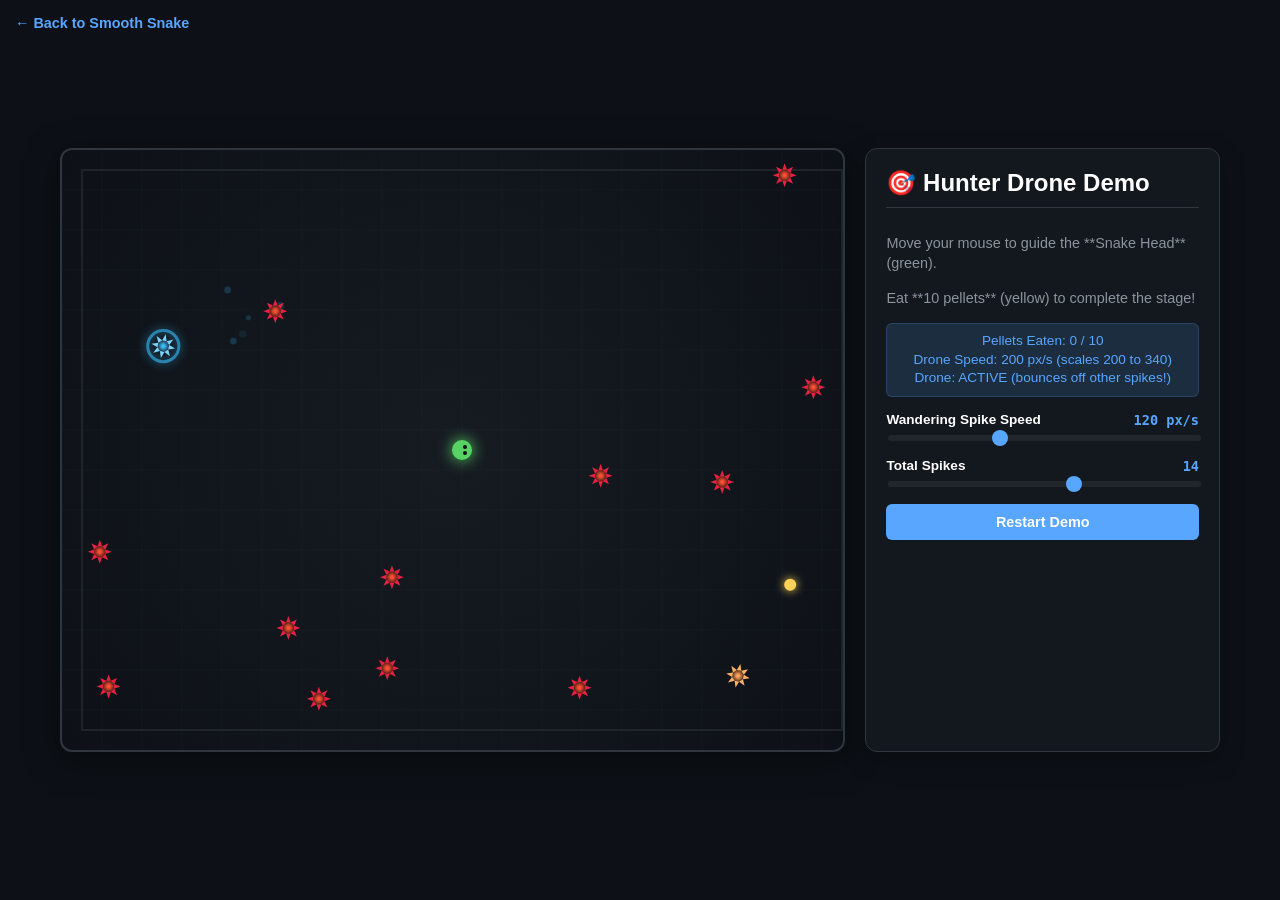
<file: hunter_demo.html>
<!DOCTYPE html>
<html lang="en">
<head>
  <meta charset="UTF-8">
  <meta name="viewport" content="width=device-width, initial-scale=1.0">
  <title>Hunter-Seeker Spikes Demo</title>
  <style>
    :root {
      --bg-color: #0d1117;
      --panel-bg: rgba(22, 27, 34, 0.85);
      --border-color: #30363d;
      --text-color: #c9d1d9;
      --accent-color: #58a6ff;
      --accent-hover: #1f6feb;
      --danger-color: #ff7b72;
      --success-color: #56d364;
    }

    body {
      margin: 0;
      padding: 0;
      background-color: var(--bg-color);
      color: var(--text-color);
      font-family: -apple-system, BlinkMacSystemFont, "Segoe UI", Roboto, Helvetica, Arial, sans-serif;
      display: flex;
      flex-direction: column;
      align-items: center;
      justify-content: center;
      min-height: 100vh;
      overflow: hidden;
    }

    .container {
      display: flex;
      flex-direction: row;
      gap: 20px;
      padding: 20px;
      max-width: 1200px;
      width: 95%;
      box-sizing: border-box;
    }

    @media (max-width: 900px) {
      .container {
        flex-direction: column;
        align-items: center;
      }
    }

    .canvas-container {
      position: relative;
      background: radial-gradient(circle at center, #161b22 0%, #0d1117 100%);
      border: 2px solid var(--border-color);
      border-radius: 12px;
      box-shadow: 0 8px 32px rgba(0, 0, 0, 0.5);
      overflow: hidden;
    }

    canvas {
      display: block;
      cursor: crosshair;
    }

    .control-panel {
      background-color: var(--panel-bg);
      border: 1px solid var(--border-color);
      border-radius: 12px;
      padding: 20px;
      width: 320px;
      box-shadow: 0 8px 24px rgba(0, 0, 0, 0.3);
      backdrop-filter: blur(10px);
      display: flex;
      flex-direction: column;
      gap: 15px;
    }

    h1 {
      font-size: 1.5rem;
      margin: 0 0 10px 0;
      color: #ffffff;
      border-bottom: 1px solid var(--border-color);
      padding-bottom: 10px;
      display: flex;
      align-items: center;
      gap: 8px;
    }

    p {
      font-size: 0.9rem;
      margin: 0;
      line-height: 1.4;
      color: #8b949e;
    }

    .control-group {
      display: flex;
      flex-direction: column;
      gap: 5px;
    }

    label {
      font-size: 0.85rem;
      font-weight: 600;
      color: #ffffff;
      display: flex;
      justify-content: space-between;
    }

    label span {
      color: var(--accent-color);
      font-family: monospace;
    }

    input[type="range"] {
      -webkit-appearance: none;
      width: 100%;
      height: 6px;
      border-radius: 3px;
      background: #21262d;
      outline: none;
    }

    input[type="range"]::-webkit-slider-thumb {
      -webkit-appearance: none;
      width: 16px;
      height: 16px;
      border-radius: 50%;
      background: var(--accent-color);
      cursor: pointer;
      transition: background 0.15s;
    }

    input[type="range"]::-webkit-slider-thumb:hover {
      background: var(--accent-hover);
    }

    .btn {
      background-color: var(--accent-color);
      color: #ffffff;
      border: none;
      border-radius: 6px;
      padding: 10px 16px;
      font-size: 0.9rem;
      font-weight: 600;
      cursor: pointer;
      transition: background-color 0.15s, transform 0.1s;
      outline: none;
    }

    .btn:hover {
      background-color: var(--accent-hover);
    }

    .btn:active {
      transform: scale(0.98);
    }

    .status {
      font-size: 0.85rem;
      font-weight: 500;
      padding: 8px 12px;
      border-radius: 6px;
      background-color: rgba(88, 166, 255, 0.15);
      border: 1px solid rgba(88, 166, 255, 0.2);
      color: var(--accent-color);
      text-align: center;
      line-height: 1.35;
    }

    .back-btn {
      position: absolute;
      top: 15px;
      left: 15px;
      color: var(--accent-color);
      text-decoration: none;
      font-size: 0.9rem;
      font-weight: 600;
      display: flex;
      align-items: center;
      gap: 5px;
      transition: color 0.15s;
    }

    .back-btn:hover {
      color: var(--accent-hover);
    }
  </style>
</head>
<body>
  <a href="/" class="back-btn">← Back to Smooth Snake</a>

  <div class="container">
    <div class="canvas-container">
      <canvas id="demoCanvas" width="800" height="600"></canvas>
    </div>

    <div class="control-panel">
      <h1>🎯 Hunter Drone Demo</h1>
      <p>Move your mouse to guide the **Snake Head** (green).</p>
      <p>Eat **10 pellets** (yellow) to complete the stage!</p>
      
      <div class="status" id="statusBox">
        Pellets Eaten: 0 / 10<br>
        Drone Speed: 200 px/s<br>
        Drone: ACTIVE (follows you, bounces off other spikes!)
      </div>

      <div class="control-group">
        <label for="spikeSpeed">Wandering Spike Speed <span id="spikeSpeedVal">120 px/s</span></label>
        <input type="range" id="spikeSpeed" min="50" max="250" value="120">
      </div>

      <div class="control-group">
        <label for="spikeCount">Total Spikes <span id="spikeCountVal">14</span></label>
        <input type="range" id="spikeCount" min="5" max="20" value="14">
      </div>

      <button class="btn" id="resetBtn">Restart Demo</button>
    </div>
  </div>

  <script>
    const canvas = document.getElementById("demoCanvas");
    const ctx = canvas.getContext("2d");

    // Settings
    const settings = {
      spikeSpeed: 120,
      spikeCount: 14
    };

    // State
    let mouse = { x: canvas.width / 2, y: canvas.height / 2 };
    let spikes = [];
    let food = { x: 0, y: 0 };
    let pelletsEaten = 0;
    let particles = [];
    let spikeTimer = 0;
    let lastTime = 0;
    let victory = false;

    const SPIKE_RADIUS = 12;
    const SNAKE_RADIUS = 10;
    const FOOD_RADIUS = 6;
    const WALL_MARGIN = 20;

    // Listeners
    canvas.addEventListener("mousemove", (e) => {
      const rect = canvas.getBoundingClientRect();
      mouse.x = e.clientX - rect.left;
      mouse.y = e.clientY - rect.top;
    });

    canvas.addEventListener("touchmove", (e) => {
      e.preventDefault();
      const rect = canvas.getBoundingClientRect();
      const touch = e.touches[0];
      mouse.x = touch.clientX - rect.left;
      mouse.y = touch.clientY - rect.top;
    }, { passive: false });

    // UI Bindings
    function bindSlider(id, key, formatFn) {
      const slider = document.getElementById(id);
      const valLabel = document.getElementById(id + "Val");
      slider.addEventListener("input", (e) => {
        const val = Number(e.target.value);
        settings[key] = val;
        valLabel.textContent = formatFn(val);
        if (key === "spikeCount") {
          initDemo();
        }
      });
    }

    bindSlider("spikeSpeed", "spikeSpeed", (v) => v + " px/s");
    bindSlider("spikeCount", "spikeCount", (v) => v);

    document.getElementById("resetBtn").addEventListener("click", initDemo);

    // Initializer
    function initDemo() {
      spikes = [];
      particles = [];
      pelletsEaten = 0;
      victory = false;
      updateStatus();
      spawnFood();

      // Spawn spikes
      for (let i = 0; i < settings.spikeCount; i++) {
        let x, y, tooClose;
        let attempts = 0;
        do {
          attempts++;
          x = WALL_MARGIN + Math.random() * (canvas.width - 2 * WALL_MARGIN);
          y = WALL_MARGIN + Math.random() * (canvas.height - 2 * WALL_MARGIN);
          tooClose = Math.hypot(x - canvas.width / 2, y - canvas.height / 2) < 120;
          for (const s of spikes) {
            if (Math.hypot(x - s.x, y - s.y) < 60) tooClose = true;
          }
        } while (tooClose && attempts < 100);

        spikes.push({
          x,
          y,
          vx: 0,
          vy: 0,
          phase: "idle", // 'idle' | 'shake' | 'move'
          t: 0,
          isDrone: i === 0, // Designation: first spike is the drone!
          bounceTimer: 0
        });
      }

      // Initialize the drone's active state
      const drone = spikes[0];
      drone.phase = "move";
      drone.vx = 0;
      drone.vy = 0;
    }

    function spawnFood() {
      let tooClose;
      do {
        food.x = WALL_MARGIN + Math.random() * (canvas.width - 2 * WALL_MARGIN);
        food.y = WALL_MARGIN + Math.random() * (canvas.height - 2 * WALL_MARGIN);
        tooClose = false;
        for (const s of spikes) {
          if (Math.hypot(food.x - s.x, food.y - s.y) < 40) tooClose = true;
        }
      } while (tooClose);
    }

    function updateStatus() {
      const box = document.getElementById("statusBox");
      const currentSpeed = 200 + (pelletsEaten / 10) * 140;
      if (victory) {
        box.innerHTML = `<span style="color:var(--success-color); font-weight:bold;">DEMO COMPLETED!</span><br>You successfully collected 10 pellets!`;
      } else {
        box.innerHTML = `Pellets Eaten: ${pelletsEaten} / 10<br>Drone Speed: ${Math.round(currentSpeed)} px/s (scales 200 to 340)<br>Drone: ACTIVE (bounces off other spikes!)`;
      }
    }

    function spawnSpikeParticles(x, y, color, count = 8) {
      for (let i = 0; i < count; i++) {
        const angle = Math.random() * Math.PI * 2;
        const speed = 30 + Math.random() * 80;
        particles.push({
          x,
          y,
          vx: Math.cos(angle) * speed,
          vy: Math.sin(angle) * speed,
          size: 2 + Math.random() * 2,
          color,
          alpha: 1,
          decay: 1.5 + Math.random() * 1.5
        });
      }
    }

    // Update
    function update(dt) {
      if (victory) return;

      // 1. Food Check
      const dFood = Math.hypot(mouse.x - food.x, mouse.y - food.y);
      if (dFood < SNAKE_RADIUS + FOOD_RADIUS) {
        pelletsEaten++;
        spawnSpikeParticles(food.x, food.y, "#ffd257", 12);
        updateStatus();
        if (pelletsEaten >= 10) {
          victory = true;
          updateStatus();
          spikes = [];
        } else {
          spawnFood();
        }
      }

      // 2. Select Wandering Spikes (similar to level 2, up to 4 spikes moving at once)
      spikeTimer -= dt;
      if (spikeTimer <= 0) {
        spikeTimer = 1.0;
        const idle = spikes.filter(s => s.phase === "idle" && !s.isDrone);
        const awakeCount = spikes.filter(s => s.phase !== "idle" && !s.isDrone).length;
        if (awakeCount < 4 && idle.length > 0) {
          const s = idle[Math.floor(Math.random() * idle.length)];
          s.phase = "shake";
          s.t = 0;
        }
      }

      // 3. Drone Movement & Spike-Spike Bounce
      const drone = spikes.find(s => s.isDrone);
      if (drone) {
        drone.bounceTimer -= dt;

        // Seeker drone speed scales dynamically from 200 to 340 based on pellets eaten
        const droneSpeed = 200 + (pelletsEaten / 10) * 140;

        // If tracking cooldown finished, steer towards mouse
        if (drone.bounceTimer <= 0) {
          const angle = Math.atan2(mouse.y - drone.y, mouse.x - drone.x);
          drone.vx = Math.cos(angle) * droneSpeed;
          drone.vy = Math.sin(angle) * droneSpeed;
        }

        // Move the drone
        drone.x += drone.vx * dt;
        drone.y += drone.vy * dt;

        // Wall collisions for drone
        if (drone.x - SPIKE_RADIUS < WALL_MARGIN || drone.x + SPIKE_RADIUS > canvas.width - WALL_MARGIN) {
          drone.vx = -drone.vx;
          drone.x = Math.max(WALL_MARGIN + SPIKE_RADIUS, Math.min(canvas.width - WALL_MARGIN - SPIKE_RADIUS, drone.x));
        }
        if (drone.y - SPIKE_RADIUS < WALL_MARGIN || drone.y + SPIKE_RADIUS > canvas.height - WALL_MARGIN) {
          drone.vy = -drone.vy;
          drone.y = Math.max(WALL_MARGIN + SPIKE_RADIUS, Math.min(canvas.height - WALL_MARGIN - SPIKE_RADIUS, drone.y));
        }

        // Collision check: Drone vs other spikes!
        for (const other of spikes) {
          if (other !== drone) {
            const d = Math.hypot(drone.x - other.x, drone.y - other.y);
            const minColDist = SPIKE_RADIUS * 2;
            if (d < minColDist) {
              // Resolve overlap
              const angle = Math.atan2(drone.y - other.y, drone.x - other.x);
              const overlap = minColDist - d;
              drone.x += Math.cos(angle) * overlap;
              drone.y += Math.sin(angle) * overlap;

              // Bounce off other spike directly away
              drone.vx = Math.cos(angle) * droneSpeed;
              drone.vy = Math.sin(angle) * droneSpeed;

              // Disable target tracking for 0.8s
              drone.bounceTimer = 0.8;

              // Spark particles!
              spawnSpikeParticles(drone.x - Math.cos(angle) * SPIKE_RADIUS, drone.y - Math.sin(angle) * SPIKE_RADIUS, "#38bdf8", 10);
            }
          }
        }
      }

      // 4. Update Wandering Spikes
      for (const s of spikes) {
        if (s.isDrone) continue;

        if (s.phase === "shake") {
          s.t += dt;
          if (s.t >= 0.8) {
            s.phase = "move";
            s.t = 0;
            const angle = Math.random() * Math.PI * 2;
            s.vx = Math.cos(angle) * settings.spikeSpeed;
            s.vy = Math.sin(angle) * settings.spikeSpeed;
          }
        } else if (s.phase === "move") {
          s.t += dt;
          s.x += s.vx * dt;
          s.y += s.vy * dt;

          // Wall bounce
          if (s.x - SPIKE_RADIUS < WALL_MARGIN || s.x + SPIKE_RADIUS > canvas.width - WALL_MARGIN) {
            s.vx = -s.vx;
            s.x = Math.max(WALL_MARGIN + SPIKE_RADIUS, Math.min(canvas.width - WALL_MARGIN - SPIKE_RADIUS, s.x));
          }
          if (s.y - SPIKE_RADIUS < WALL_MARGIN || s.y + SPIKE_RADIUS > canvas.height - WALL_MARGIN) {
            s.vy = -s.vy;
            s.y = Math.max(WALL_MARGIN + SPIKE_RADIUS, Math.min(canvas.height - WALL_MARGIN - SPIKE_RADIUS, s.y));
          }

          if (s.t >= 2.5) { // settle
            s.phase = "idle";
            s.vx = 0;
            s.vy = 0;
            s.t = 0;
          }
        }
      }

      // 5. Collision Checks: Spike vs Head
      for (const s of spikes) {
        const d = Math.hypot(mouse.x - s.x, mouse.y - s.y);
        if (d < SNAKE_RADIUS + SPIKE_RADIUS) {
          spawnSpikeParticles(mouse.x, mouse.y, "#ff3050", 15);
        }
      }

      // 6. Update particles
      for (let i = particles.length - 1; i >= 0; i--) {
        const p = particles[i];
        p.x += p.vx * dt;
        p.y += p.vy * dt;
        p.alpha -= p.decay * dt;
        if (p.alpha <= 0) {
          particles.splice(i, 1);
        }
      }
    }

    // Render
    function draw(time) {
      ctx.clearRect(0, 0, canvas.width, canvas.height);

      // Draw background grid lines
      ctx.strokeStyle = "rgba(48, 54, 61, 0.15)";
      ctx.lineWidth = 1;
      const gridSize = 40;
      for (let x = 0; x < canvas.width; x += gridSize) {
        ctx.beginPath();
        ctx.moveTo(x, 0);
        ctx.lineTo(x, canvas.height);
        ctx.stroke();
      }
      for (let y = 0; y < canvas.height; y += gridSize) {
        ctx.beginPath();
        ctx.moveTo(0, y);
        ctx.lineTo(canvas.width, y);
        ctx.stroke();
      }

      // Draw wall border
      ctx.strokeStyle = "rgba(48, 54, 61, 0.5)";
      ctx.lineWidth = 2;
      ctx.strokeRect(WALL_MARGIN, WALL_MARGIN, canvas.width - 2 * WALL_MARGIN, canvas.height - 2 * WALL_MARGIN);

      // Draw food
      if (!victory) {
        ctx.save();
        ctx.shadowBlur = 10;
        ctx.shadowColor = "#ffd257";
        ctx.fillStyle = "#ffd257";
        ctx.beginPath();
        ctx.arc(food.x, food.y, FOOD_RADIUS, 0, Math.PI * 2);
        ctx.fill();
        ctx.restore();
      }

      // Draw particles
      for (const p of particles) {
        ctx.save();
        ctx.globalAlpha = p.alpha;
        ctx.fillStyle = p.color;
        ctx.beginPath();
        ctx.arc(p.x, p.y, p.size, 0, Math.PI * 2);
        ctx.fill();
        ctx.restore();
      }

      // Draw spikes
      const spikePoints = 8;
      for (const s of spikes) {
        let dx = 0, dy = 0;
        if (s.phase === "shake") {
          dx = Math.sin(s.t * 45) * 2.5;
          dy = Math.cos(s.t * 38) * 2.5;
        }
        const sx = s.x + dx;
        const sy = s.y + dy;

        // Visual distinction for drone
        if (s.isDrone) {
          ctx.save();
          const isCooldown = s.bounceTimer > 0;
          ctx.shadowBlur = isCooldown ? 10 : 20;
          ctx.shadowColor = isCooldown ? "#38bdf8" : "#ff3050";
          ctx.strokeStyle = isCooldown ? "rgba(56, 189, 248, 0.6)" : "rgba(255, 48, 80, 0.8)";
          ctx.lineWidth = 3;
          ctx.beginPath();
          ctx.arc(sx, sy, SPIKE_RADIUS * 1.3, 0, Math.PI * 2);
          ctx.stroke();
          ctx.restore();
        }

        // Draw radial gradient core
        const grad = ctx.createRadialGradient(sx, sy, SPIKE_RADIUS * 0.1, sx, sy, SPIKE_RADIUS * 0.6);
        const moving = s.phase === "move" || s.isDrone;
        
        if (s.isDrone) {
          const isCooldown = s.bounceTimer > 0;
          grad.addColorStop(0, isCooldown ? "#38bdf8" : "#ff3050");
          grad.addColorStop(1, "#180a0d");
        } else {
          grad.addColorStop(0, moving ? "#ffa257" : "#ff5030");
          grad.addColorStop(1, "#1c1214");
        }
        
        ctx.fillStyle = grad;
        ctx.beginPath();
        ctx.arc(sx, sy, SPIKE_RADIUS * 0.6, 0, Math.PI * 2);
        ctx.fill();

        // Draw spikes tips
        if (s.isDrone) {
          ctx.fillStyle = s.bounceTimer > 0 ? "#7dd3fc" : "#ff6b8b";
        } else {
          ctx.fillStyle = moving ? "#ffb066" : "#e62240";
        }
        
        for (let i = 0; i < spikePoints; i++) {
          const angle = (i / spikePoints) * Math.PI * 2 + (moving ? time / 200 : 0);
          const base1 = angle - Math.PI / spikePoints;
          const base2 = angle + Math.PI / spikePoints;
          ctx.beginPath();
          ctx.moveTo(sx + Math.cos(angle) * SPIKE_RADIUS, sy + Math.sin(angle) * SPIKE_RADIUS);
          ctx.lineTo(sx + Math.cos(base1) * SPIKE_RADIUS * 0.5, sy + Math.sin(base1) * SPIKE_RADIUS * 0.5);
          ctx.lineTo(sx + Math.cos(base2) * SPIKE_RADIUS * 0.5, sy + Math.sin(base2) * SPIKE_RADIUS * 0.5);
          ctx.closePath();
          ctx.fill();
        }
      }

      // Draw Snake Head
      ctx.save();
      ctx.shadowBlur = 15;
      ctx.shadowColor = "#56d364";
      ctx.fillStyle = "#56d364";
      ctx.beginPath();
      ctx.arc(mouse.x, mouse.y, SNAKE_RADIUS, 0, Math.PI * 2);
      ctx.fill();
      
      // Eye
      ctx.fillStyle = "#0d1117";
      ctx.beginPath();
      ctx.arc(mouse.x + 3, mouse.y - 3, 2, 0, Math.PI * 2);
      ctx.arc(mouse.x + 3, mouse.y + 3, 2, 0, Math.PI * 2);
      ctx.fill();
      ctx.restore();
    }

    // Loop
    function loop(time) {
      if (!lastTime) lastTime = time;
      const dt = Math.min(1 / 30, (time - lastTime) / 1000);
      lastTime = time;

      update(dt);
      draw(time);

      requestAnimationFrame(loop);
    }

    // Start
    initDemo();
    requestAnimationFrame(loop);
  </script>
</body>
</html>
</file>
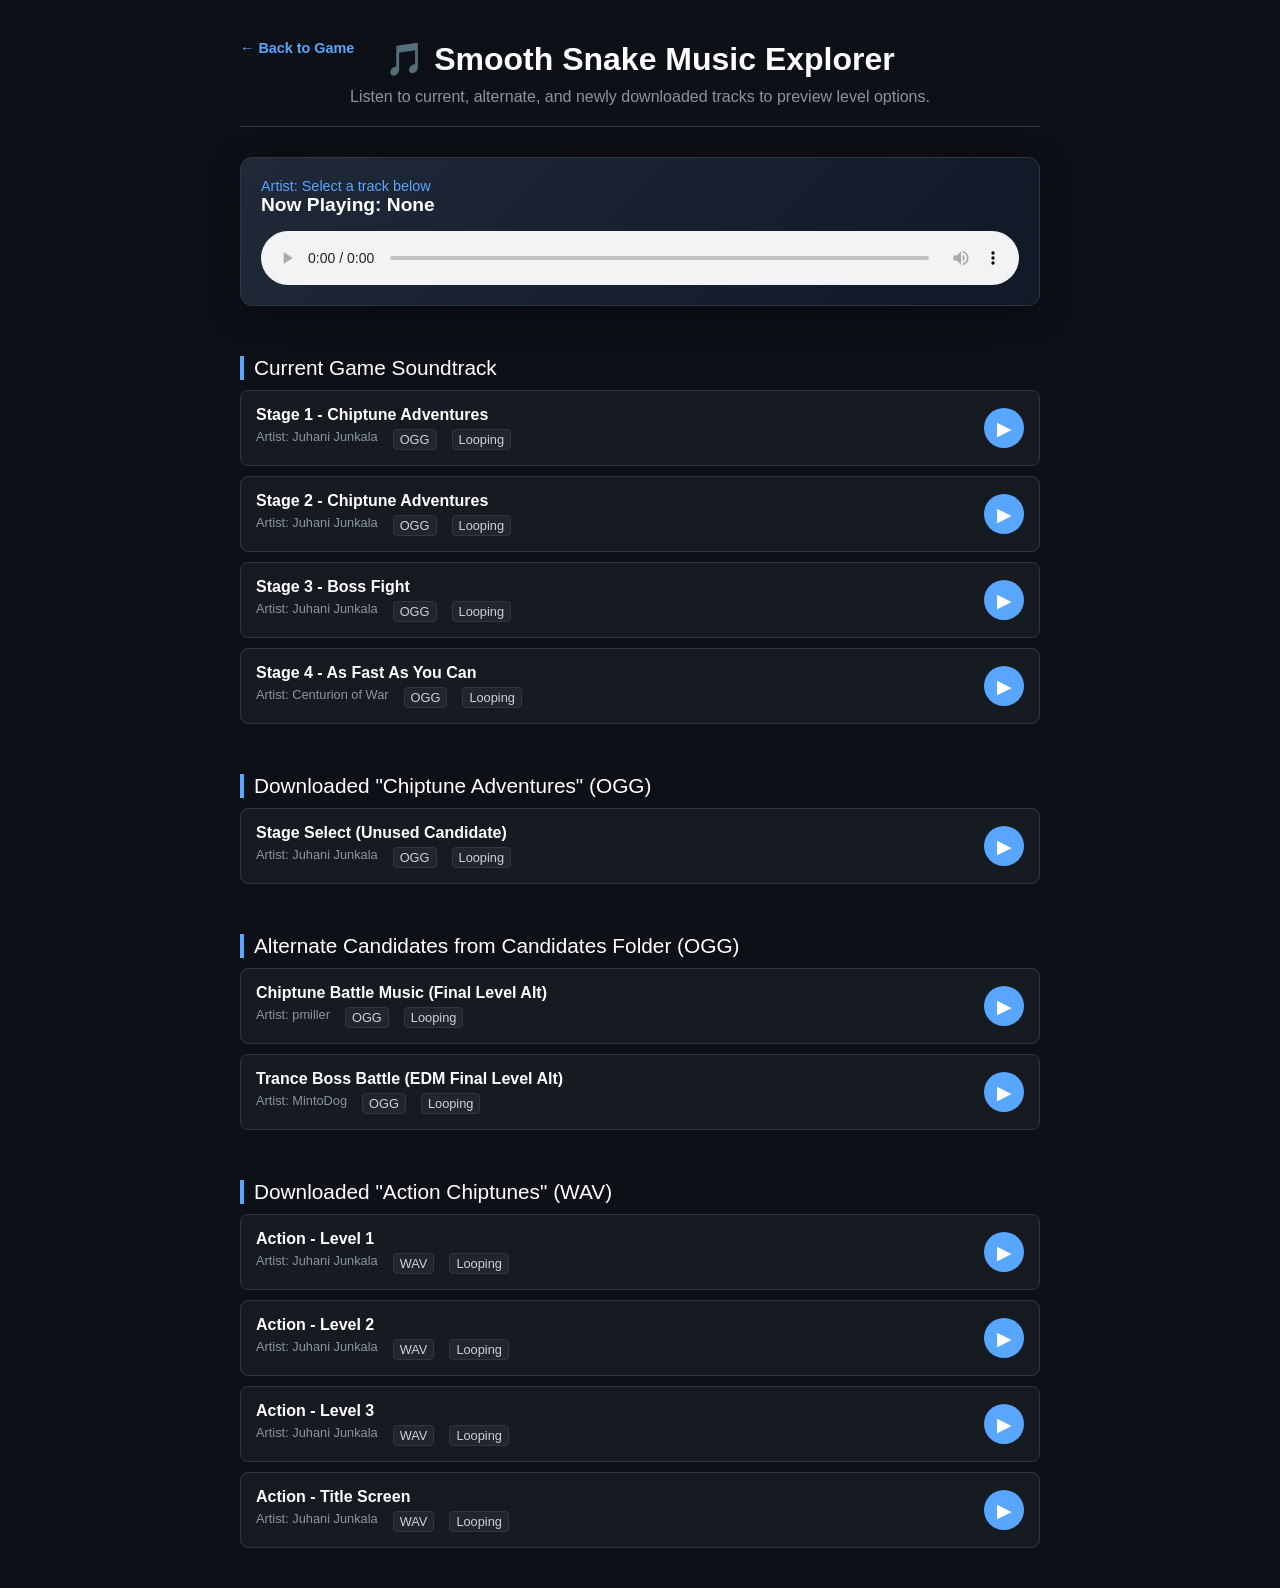
<file: music_player.html>
<!DOCTYPE html>
<html lang="en">
<head>
  <meta charset="UTF-8">
  <meta name="viewport" content="width=device-width, initial-scale=1.0">
  <title>Smooth Snake Music Player</title>
  <style>
    :root {
      --bg-color: #0d1117;
      --panel-bg: #161b22;
      --border-color: #30363d;
      --text-color: #c9d1d9;
      --text-muted: #8b949e;
      --accent-color: #58a6ff;
      --accent-hover: #1f6feb;
      --success-color: #56d364;
    }

    body {
      margin: 0;
      padding: 0;
      background-color: var(--bg-color);
      color: var(--text-color);
      font-family: -apple-system, BlinkMacSystemFont, "Segoe UI", Roboto, Helvetica, Arial, sans-serif;
      min-height: 100vh;
      display: flex;
      flex-direction: column;
      align-items: center;
      padding: 40px 20px;
      box-sizing: border-box;
    }

    .container {
      max-width: 800px;
      width: 100%;
      display: flex;
      flex-direction: column;
      gap: 30px;
    }

    header {
      text-align: center;
      border-bottom: 1px solid var(--border-color);
      padding-bottom: 20px;
      position: relative;
    }

    h1 {
      font-size: 2rem;
      color: #ffffff;
      margin: 0 0 10px 0;
    }

    p {
      color: var(--text-muted);
      margin: 0;
      font-size: 1rem;
    }

    .now-playing-panel {
      background: linear-gradient(135deg, #1f2937 0%, #111827 100%);
      border: 1px solid var(--border-color);
      border-radius: 12px;
      padding: 20px;
      display: flex;
      flex-direction: column;
      gap: 15px;
      box-shadow: 0 8px 32px rgba(0, 0, 0, 0.4);
    }

    .now-playing-title {
      font-size: 1.2rem;
      font-weight: 600;
      color: #ffffff;
      margin: 0;
    }

    .now-playing-artist {
      font-size: 0.9rem;
      color: var(--accent-color);
      margin: 0;
    }

    audio {
      width: 100%;
      outline: none;
    }

    .section-title {
      font-size: 1.3rem;
      color: #ffffff;
      margin: 20px 0 10px 0;
      border-left: 4px solid var(--accent-color);
      padding-left: 10px;
    }

    .track-list {
      display: flex;
      flex-direction: column;
      gap: 10px;
    }

    .track-card {
      background-color: var(--panel-bg);
      border: 1px solid var(--border-color);
      border-radius: 8px;
      padding: 15px;
      display: flex;
      justify-content: space-between;
      align-items: center;
      transition: transform 0.15s, border-color 0.15s;
    }

    .track-card:hover {
      transform: translateY(-2px);
      border-color: #8b949e;
    }

    .track-card.active {
      border-color: var(--accent-color);
      background-color: rgba(88, 166, 255, 0.05);
    }

    .track-info {
      display: flex;
      flex-direction: column;
      gap: 5px;
      flex: 1;
    }

    .track-name {
      font-size: 1rem;
      font-weight: 600;
      color: #ffffff;
    }

    .track-meta {
      font-size: 0.8rem;
      color: var(--text-muted);
      display: flex;
      gap: 15px;
    }

    .track-tag {
      background-color: #21262d;
      padding: 2px 6px;
      border-radius: 4px;
      border: 1px solid var(--border-color);
      color: var(--text-color);
    }

    .play-btn {
      background-color: var(--accent-color);
      color: #ffffff;
      border: none;
      border-radius: 50%;
      width: 40px;
      height: 40px;
      display: flex;
      align-items: center;
      justify-content: center;
      cursor: pointer;
      font-size: 1.2rem;
      transition: background-color 0.15s, transform 0.1s;
    }

    .play-btn:hover {
      background-color: var(--accent-hover);
      transform: scale(1.05);
    }

    .play-btn:active {
      transform: scale(0.95);
    }

    .back-btn {
      position: absolute;
      top: 0;
      left: 0;
      color: var(--accent-color);
      text-decoration: none;
      font-size: 0.9rem;
      font-weight: 600;
      transition: color 0.15s;
    }

    .back-btn:hover {
      color: var(--accent-hover);
    }
  </style>
</head>
<body>
  <div class="container">
    <header>
      <a href="/" class="back-btn">← Back to Game</a>
      <h1>🎵 Smooth Snake Music Explorer</h1>
      <p>Listen to current, alternate, and newly downloaded tracks to preview level options.</p>
    </header>

    <div class="now-playing-panel">
      <div>
        <p class="now-playing-artist" id="playerArtist">Artist: Select a track below</p>
        <h2 class="now-playing-title" id="playerTitle">Now Playing: None</h2>
      </div>
      <audio id="audioPlayer" controls></audio>
    </div>

    <!-- Group 1: Current BGM -->
    <div>
      <div class="section-title">Current Game Soundtrack</div>
      <div class="track-list">
        <div class="track-card" data-src="music/stage1.ogg" data-title="Stage 1 - Chiptune Adventures" data-artist="Juhani Junkala (CC0)">
          <div class="track-info">
            <div class="track-name">Stage 1 - Chiptune Adventures</div>
            <div class="track-meta">
              <span>Artist: Juhani Junkala</span>
              <span class="track-tag">OGG</span>
              <span class="track-tag">Looping</span>
            </div>
          </div>
          <button class="play-btn">▶</button>
        </div>

        <div class="track-card" data-src="music/stage2.ogg" data-title="Stage 2 - Chiptune Adventures" data-artist="Juhani Junkala (CC0)">
          <div class="track-info">
            <div class="track-name">Stage 2 - Chiptune Adventures</div>
            <div class="track-meta">
              <span>Artist: Juhani Junkala</span>
              <span class="track-tag">OGG</span>
              <span class="track-tag">Looping</span>
            </div>
          </div>
          <button class="play-btn">▶</button>
        </div>

        <div class="track-card" data-src="music/stage3.ogg" data-title="Stage 3 - Boss Fight" data-artist="Juhani Junkala (CC0)">
          <div class="track-info">
            <div class="track-name">Stage 3 - Boss Fight</div>
            <div class="track-meta">
              <span>Artist: Juhani Junkala</span>
              <span class="track-tag">OGG</span>
              <span class="track-tag">Looping</span>
            </div>
          </div>
          <button class="play-btn">▶</button>
        </div>

        <div class="track-card" data-src="music/stage4.ogg" data-title="Stage 4 - As Fast As You Can" data-artist="Centurion of War (CC0)">
          <div class="track-info">
            <div class="track-name">Stage 4 - As Fast As You Can</div>
            <div class="track-meta">
              <span>Artist: Centurion of War</span>
              <span class="track-tag">OGG</span>
              <span class="track-tag">Looping</span>
            </div>
          </div>
          <button class="play-btn">▶</button>
        </div>
      </div>
    </div>

    <!-- Group 2: Downloaded Adventure OGGs -->
    <div>
      <div class="section-title">Downloaded "Chiptune Adventures" (OGG)</div>
      <div class="track-list">
        <div class="track-card" data-src="music/chiptune_adventures/Juhani Junkala [Chiptune Adventures] 4. Stage Select.ogg" data-title="Stage Select (Loop)" data-artist="Juhani Junkala (CC0)">
          <div class="track-info">
            <div class="track-name">Stage Select (Unused Candidate)</div>
            <div class="track-meta">
              <span>Artist: Juhani Junkala</span>
              <span class="track-tag">OGG</span>
              <span class="track-tag">Looping</span>
            </div>
          </div>
          <button class="play-btn">▶</button>
        </div>
      </div>
    </div>

    <!-- Group 3: Alternate Candidates (OGG) -->
    <div>
      <div class="section-title">Alternate Candidates from Candidates Folder (OGG)</div>
      <div class="track-list">
        <div class="track-card" data-src="music/candidates/level4-final/chiptune-battle-music [ALT, pmiller, CC0, loop@7.5s].ogg" data-title="Chiptune Battle Music" data-artist="pmiller (CC0)">
          <div class="track-info">
            <div class="track-name">Chiptune Battle Music (Final Level Alt)</div>
            <div class="track-meta">
              <span>Artist: pmiller</span>
              <span class="track-tag">OGG</span>
              <span class="track-tag">Looping</span>
            </div>
          </div>
          <button class="play-btn">▶</button>
        </div>

        <div class="track-card" data-src="music/candidates/level4-final/trance-boss-battle [ALT2, MintoDog, CC0, loopable, EDM-style].ogg" data-title="Trance Boss Battle" data-artist="MintoDog (CC0)">
          <div class="track-info">
            <div class="track-name">Trance Boss Battle (EDM Final Level Alt)</div>
            <div class="track-meta">
              <span>Artist: MintoDog</span>
              <span class="track-tag">OGG</span>
              <span class="track-tag">Looping</span>
            </div>
          </div>
          <button class="play-btn">▶</button>
        </div>
      </div>
    </div>

    <!-- Group 4: Action WAVs -->
    <div>
      <div class="section-title">Downloaded "Action Chiptunes" (WAV)</div>
      <div class="track-list">
        <div class="track-card" data-src="music/chiptune_action/Juhani Junkala [Retro Game Music Pack] Level 1.wav" data-title="Action - Level 1" data-artist="Juhani Junkala (CC0)">
          <div class="track-info">
            <div class="track-name">Action - Level 1</div>
            <div class="track-meta">
              <span>Artist: Juhani Junkala</span>
              <span class="track-tag">WAV</span>
              <span class="track-tag">Looping</span>
            </div>
          </div>
          <button class="play-btn">▶</button>
        </div>

        <div class="track-card" data-src="music/chiptune_action/Juhani Junkala [Retro Game Music Pack] Level 2.wav" data-title="Action - Level 2" data-artist="Juhani Junkala (CC0)">
          <div class="track-info">
            <div class="track-name">Action - Level 2</div>
            <div class="track-meta">
              <span>Artist: Juhani Junkala</span>
              <span class="track-tag">WAV</span>
              <span class="track-tag">Looping</span>
            </div>
          </div>
          <button class="play-btn">▶</button>
        </div>

        <div class="track-card" data-src="music/chiptune_action/Juhani Junkala [Retro Game Music Pack] Level 3.wav" data-title="Action - Level 3" data-artist="Juhani Junkala (CC0)">
          <div class="track-info">
            <div class="track-name">Action - Level 3</div>
            <div class="track-meta">
              <span>Artist: Juhani Junkala</span>
              <span class="track-tag">WAV</span>
              <span class="track-tag">Looping</span>
            </div>
          </div>
          <button class="play-btn">▶</button>
        </div>

        <div class="track-card" data-src="music/chiptune_action/Juhani Junkala [Retro Game Music Pack] Title Screen.wav" data-title="Action - Title Screen" data-artist="Juhani Junkala (CC0)">
          <div class="track-info">
            <div class="track-name">Action - Title Screen</div>
            <div class="track-meta">
              <span>Artist: Juhani Junkala</span>
              <span class="track-tag">WAV</span>
              <span class="track-tag">Looping</span>
            </div>
          </div>
          <button class="play-btn">▶</button>
        </div>
      </div>
    </div>
  </div>

  <script>
    const player = document.getElementById("audioPlayer");
    const pTitle = document.getElementById("playerTitle");
    const pArtist = document.getElementById("playerArtist");
    const cards = document.querySelectorAll(".track-card");

    cards.forEach(card => {
      const btn = card.querySelector(".play-btn");
      btn.addEventListener("click", () => {
        const src = card.getAttribute("data-src");
        const title = card.getAttribute("data-title");
        const artist = card.getAttribute("data-artist");

        // Remove active class from all cards
        cards.forEach(c => c.classList.remove("active"));
        card.classList.add("active");

        // Set player source and play
        player.src = src;
        pTitle.textContent = "Now Playing: " + title;
        pArtist.textContent = "Artist: " + artist;
        player.play().catch(e => console.log("Play failed: ", e));
      });
    });
  </script>
</body>
</html>
</file>
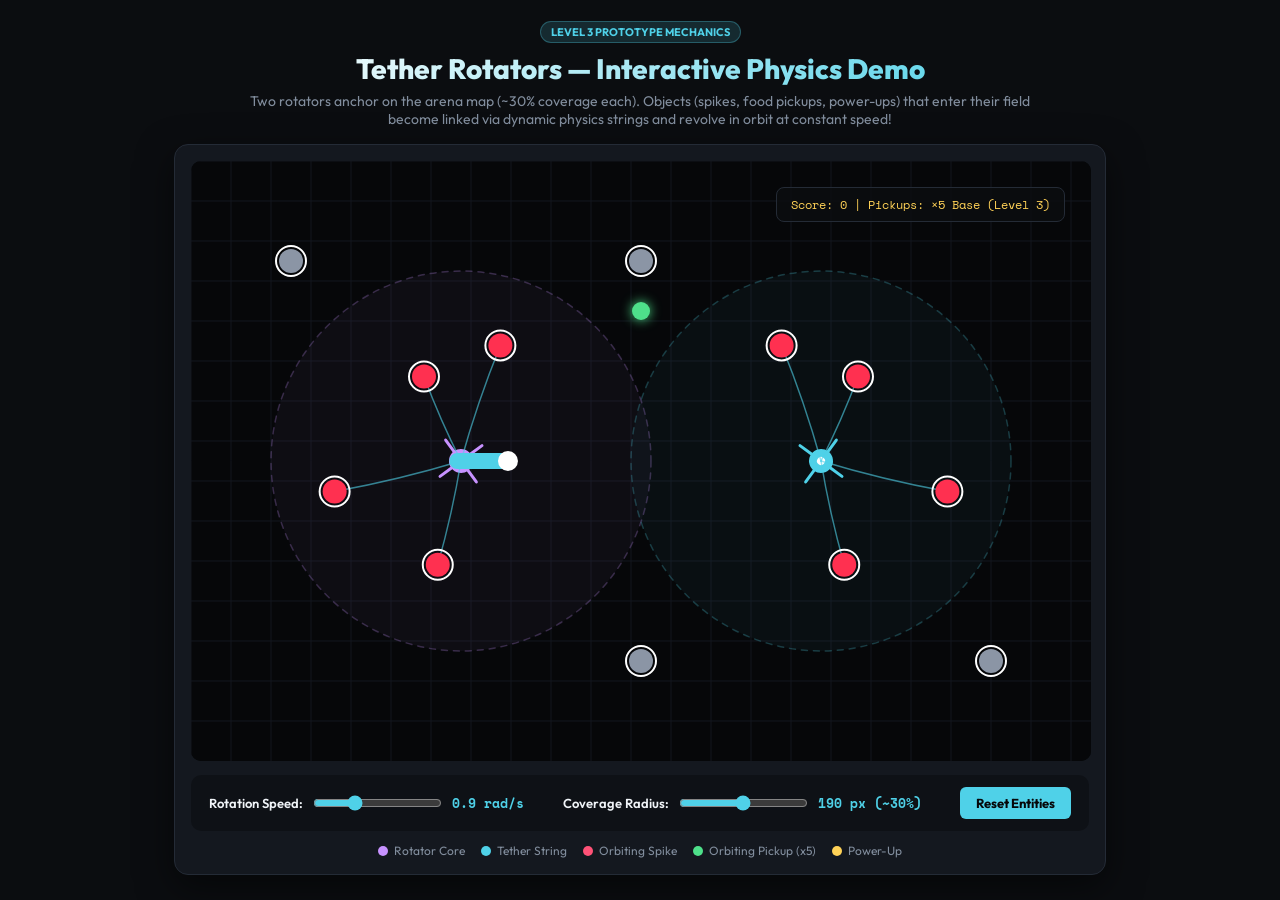
<file: rotator_demo.html>
<!DOCTYPE html>
<html lang="en">
<head>
<meta charset="UTF-8">
<meta name="viewport" content="width=device-width, initial-scale=1.0">
<title>Smooth Snake — Tether Rotators Prototype</title>
<link rel="preconnect" href="https://fonts.googleapis.com">
<link rel="preconnect" href="https://fonts.gstatic.com" crossorigin>
<link href="https://fonts.googleapis.com/css2?family=Outfit:wght@400;600;700;800&family=Space+Mono:wght@400;700&display=swap" rel="stylesheet">
<style>
  :root {
    --bg: #0b0d10;
    --surface: #14181f;
    --line: #242b36;
    --ink: #f0f4f8;
    --muted: #828e9e;
    --cyan: #4fd1e8;
    --gold: #ffd257;
    --red: #ff5277;
    --purple: #c792ff;
    --green: #4ee08a;
  }

  * { box-sizing: border-box; }
  body {
    margin: 0;
    background: var(--bg);
    color: var(--ink);
    font-family: 'Outfit', sans-serif;
    display: flex;
    flex-direction: column;
    align-items: center;
    min-height: 100vh;
    padding: 20px;
  }

  header {
    text-align: center;
    max-width: 800px;
    margin-bottom: 16px;
  }

  h1 {
    font-size: 28px;
    font-weight: 800;
    margin: 0 0 6px;
    background: linear-gradient(135deg, #fff, var(--cyan));
    -webkit-background-clip: text;
    -webkit-text-fill-color: transparent;
  }

  p {
    color: var(--muted);
    font-size: 14px;
    margin: 0;
  }

  .badge {
    display: inline-block;
    background: rgba(79, 209, 232, 0.15);
    color: var(--cyan);
    border: 1px solid rgba(79, 209, 232, 0.3);
    padding: 3px 10px;
    border-radius: 12px;
    font-size: 11px;
    font-weight: 700;
    text-transform: uppercase;
    margin-bottom: 8px;
  }

  .canvas-card {
    background: var(--surface);
    border: 1px solid var(--line);
    border-radius: 14px;
    padding: 16px;
    box-shadow: 0 12px 36px rgba(0,0,0,0.5);
    position: relative;
    max-width: 932px;
    width: 100%;
  }

  .canvas-wrapper {
    position: relative;
    width: 900px;
    height: 600px;
    margin: 0 auto;
    background: #060709;
    border-radius: 10px;
    overflow: hidden;
    cursor: crosshair;
  }

  canvas {
    display: block;
    width: 100%;
    height: 100%;
  }

  .controls-bar {
    display: flex;
    gap: 20px;
    align-items: center;
    justify-content: space-between;
    margin-top: 14px;
    background: rgba(0,0,0,0.3);
    padding: 12px 18px;
    border-radius: 10px;
    flex-wrap: wrap;
  }

  .control-group {
    display: flex;
    align-items: center;
    gap: 8px;
    font-size: 13px;
    color: var(--muted);
  }

  .control-group label {
    font-weight: 600;
    color: var(--ink);
  }

  input[type="range"] {
    accent-color: var(--cyan);
    cursor: pointer;
  }

  .val {
    font-family: 'Space Mono', monospace;
    color: var(--cyan);
    font-weight: 700;
  }

  .btn {
    background: var(--cyan);
    color: #060709;
    border: none;
    border-radius: 6px;
    padding: 8px 16px;
    font-family: 'Outfit', sans-serif;
    font-weight: 700;
    font-size: 13px;
    cursor: pointer;
    transition: opacity 0.2s;
  }
  .btn:hover { opacity: 0.9; }

  .legend {
    display: flex;
    gap: 16px;
    font-size: 12px;
    color: var(--muted);
    justify-content: center;
    margin-top: 12px;
  }

  .legend-item {
    display: flex;
    align-items: center;
    gap: 6px;
  }

  .dot {
    width: 10px;
    height: 10px;
    border-radius: 50%;
  }

  .hud-stats {
    position: absolute;
    top: 26px;
    right: 26px;
    background: rgba(11, 13, 16, 0.85);
    border: 1px solid var(--line);
    padding: 8px 14px;
    border-radius: 8px;
    font-family: 'Space Mono', monospace;
    font-size: 12px;
    color: var(--gold);
    pointer-events: none;
  }
</style>
</head>
<body>

<header>
  <div class="badge">Level 3 Prototype Mechanics</div>
  <h1>Tether Rotators — Interactive Physics Demo</h1>
  <p>
    Two rotators anchor on the arena map (~30% coverage each). Objects (spikes, food pickups, power-ups) 
    that enter their field become linked via dynamic physics strings and revolve in orbit at constant speed!
  </p>
</header>

<div class="canvas-card">
  <div class="canvas-wrapper">
    <canvas id="canvas" width="900" height="600"></canvas>
    <div class="hud-stats" id="hud">Score: 0 | Pickups: x5 Base</div>
  </div>

  <div class="controls-bar">
    <div class="control-group">
      <label>Rotation Speed:</label>
      <input type="range" id="spin-speed" min="0.2" max="2.5" step="0.1" value="0.9" oninput="updateParams()">
      <span class="val" id="spin-val">0.9 rad/s</span>
    </div>

    <div class="control-group">
      <label>Coverage Radius:</label>
      <input type="range" id="tether-radius" min="120" max="260" step="10" value="190" oninput="updateParams()">
      <span class="val" id="rad-val">190 px (~30%)</span>
    </div>

    <button class="btn" onclick="resetDemo()">Reset Entities</button>
  </div>

  <div class="legend">
    <div class="legend-item"><div class="dot" style="background:var(--purple)"></div> Rotator Core</div>
    <div class="legend-item"><div class="dot" style="background:var(--cyan)"></div> Tether String</div>
    <div class="legend-item"><div class="dot" style="background:var(--red)"></div> Orbiting Spike</div>
    <div class="legend-item"><div class="dot" style="background:var(--green)"></div> Orbiting Pickup (x5)</div>
    <div class="legend-item"><div class="dot" style="background:var(--gold)"></div> Power-Up</div>
  </div>
</div>

<script>
  const canvas = document.getElementById('canvas');
  const ctx = canvas.getContext('2d');

  let spinSpeed = 0.9;
  let tetherRadius = 190;
  let score = 0;

  // Mouse & Snake
  const mouse = { x: 450, y: 300 };
  const snake = {
    x: 150,
    y: 300,
    theta: 0,
    speed: 160,
    turnRate: 4.5,
    history: [],
    targetLength: 20
  };

  // Two Rotators spaced apart (Left & Right halves)
  const rotators = [
    { x: 270, y: 300, angle: 0, dir: 1 },
    { x: 630, y: 300, angle: 0, dir: -1 }
  ];

  // Entities: Spikes, Food, Power-ups
  let spikes = [];
  let food = { x: 450, y: 150 };
  let powerUp = { x: 450, y: 450 };

  function initEntities() {
    spikes = [];
    // Place spikes across arena
    const spikePositions = [
      { x: 200, y: 200 },
      { x: 340, y: 380 },
      { x: 220, y: 420 },
      { x: 180, y: 280 },
      { x: 700, y: 200 },
      { x: 560, y: 380 },
      { x: 680, y: 420 },
      { x: 720, y: 280 },
      { x: 450, y: 100 },
      { x: 450, y: 500 },
      { x: 100, y: 100 },
      { x: 800, y: 500 }
    ];

    spikes = spikePositions.map(p => ({
      x: p.x,
      y: p.y,
      baseX: p.x,
      baseY: p.y,
      radius: 12,
      tetheredTo: null
    }));

    score = 0;
    updateHud();
  }

  function updateParams() {
    spinSpeed = parseFloat(document.getElementById('spin-speed').value);
    tetherRadius = parseFloat(document.getElementById('tether-radius').value);
    document.getElementById('spin-val').textContent = spinSpeed.toFixed(1) + ' rad/s';
    document.getElementById('rad-val').textContent = tetherRadius + ' px (~30%)';
  }

  function resetDemo() {
    snake.x = 100;
    snake.y = 300;
    snake.history = [];
    initEntities();
  }

  function updateHud() {
    document.getElementById('hud').textContent = `Score: ${score} | Pickups: ×5 Base (Level 3)`;
  }

  canvas.addEventListener('mousemove', (e) => {
    const rect = canvas.getBoundingClientRect();
    mouse.x = e.clientX - rect.left;
    mouse.y = e.clientY - rect.top;
  });

  function update(dt) {
    // 1. Steer & move snake
    const dx = mouse.x - snake.x;
    const dy = mouse.y - snake.y;
    const targetTheta = Math.atan2(dy, dx);
    let diff = targetTheta - snake.theta;
    while (diff < -Math.PI) diff += Math.PI * 2;
    while (diff > Math.PI) diff -= Math.PI * 2;
    const turn = Math.max(-snake.turnRate * dt, Math.min(snake.turnRate * dt, diff));
    snake.theta += turn;

    snake.x += Math.cos(snake.theta) * snake.speed * dt;
    snake.y += Math.sin(snake.theta) * snake.speed * dt;

    // Record trail history
    snake.history.unshift({ x: snake.x, y: snake.y });
    if (snake.history.length > snake.targetLength) {
      snake.history.pop();
    }

    // 2. Update Rotator Angles
    for (const r of rotators) {
      r.angle += spinSpeed * r.dir * dt;
    }

    // 3. Process Tether Physics for Spikes
    for (const s of spikes) {
      if (!s.tetheredTo) {
        const candidates = [];
        for (const r of rotators) {
          if (Math.hypot(s.x - r.x, s.y - r.y) <= tetherRadius) {
            candidates.push(r);
          }
        }
        if (candidates.length > 0) {
          const chosen = candidates.length === 1
            ? candidates[0]
            : candidates[Math.floor(Math.random() * candidates.length)];
          s.tetheredTo = chosen;
          s.tetherDist = Math.hypot(s.x - chosen.x, s.y - chosen.y);
          s.tetherAngle = Math.atan2(s.y - chosen.y, s.x - chosen.x);
        }
      }

      if (s.tetheredTo) {
        s.tetherAngle += spinSpeed * s.tetheredTo.dir * dt;
        s.x = s.tetheredTo.x + Math.cos(s.tetherAngle) * s.tetherDist;
        s.y = s.tetheredTo.y + Math.sin(s.tetherAngle) * s.tetherDist;
      }
    }

    // 4. Process Tether Physics for Food Pickup
    if (!food.linkedRotator) {
      const candidates = [];
      for (const r of rotators) {
        if (Math.hypot(food.x - r.x, food.y - r.y) <= tetherRadius) {
          candidates.push(r);
        }
      }
      if (candidates.length > 0) {
        const chosen = candidates.length === 1
          ? candidates[0]
          : candidates[Math.floor(Math.random() * candidates.length)];
        food.linkedRotator = chosen;
        food.tetherDist = Math.hypot(food.x - chosen.x, food.y - chosen.y);
        food.tetherAngle = Math.atan2(food.y - chosen.y, food.x - chosen.x);
      }
    }

    if (food.linkedRotator) {
      food.tetherAngle += spinSpeed * food.linkedRotator.dir * dt;
      food.x = food.linkedRotator.x + Math.cos(food.tetherAngle) * food.tetherDist;
      food.y = food.linkedRotator.y + Math.sin(food.tetherAngle) * food.tetherDist;
    }

    // 5. Check Snake vs Food Collision
    if (Math.hypot(snake.x - food.x, snake.y - food.y) < 18) {
      score += 5; // Level 3 pickups worth x5 points!
      snake.targetLength += 3;
      updateHud();

      // Respawn food
      food.x = 100 + Math.random() * 700;
      food.y = 100 + Math.random() * 400;
      food.tetherAngle = undefined;
    }

    // 6. Check Snake vs Spike Collision
    for (const s of spikes) {
      if (Math.hypot(snake.x - s.x, snake.y - s.y) < 18) {
        // Bounce feedback
        const pushAngle = Math.atan2(snake.y - s.y, snake.x - s.x);
        snake.x += Math.cos(pushAngle) * 20;
        snake.y += Math.sin(pushAngle) * 20;
      }
    }
  }

  function render() {
    ctx.fillStyle = '#060709';
    ctx.fillRect(0, 0, canvas.width, canvas.height);

    // Draw Subtle Grid
    ctx.strokeStyle = '#12161f';
    ctx.lineWidth = 1;
    for (let x = 0; x < canvas.width; x += 40) {
      ctx.beginPath(); ctx.moveTo(x, 0); ctx.lineTo(x, canvas.height); ctx.stroke();
    }
    for (let y = 0; y < canvas.height; y += 40) {
      ctx.beginPath(); ctx.moveTo(0, y); ctx.lineTo(canvas.width, y); ctx.stroke();
    }

    // Render Rotator Influence Fields & Tether Strings
    rotators.forEach((r, idx) => {
      // 30% Coverage Field Circle
      ctx.fillStyle = idx === 0 ? 'rgba(199, 146, 255, 0.04)' : 'rgba(79, 209, 232, 0.04)';
      ctx.strokeStyle = idx === 0 ? 'rgba(199, 146, 255, 0.25)' : 'rgba(79, 209, 232, 0.25)';
      ctx.lineWidth = 1.5;
      ctx.setLineDash([6, 6]);
      ctx.beginPath();
      ctx.arc(r.x, r.y, tetherRadius, 0, Math.PI * 2);
      ctx.fill();
      ctx.stroke();
      ctx.setLineDash([]);

      // Rotator Central Anchor Node
      ctx.save();
      ctx.translate(r.x, r.y);
      ctx.rotate(r.angle);

      // Outer spinning gear blades
      ctx.strokeStyle = idx === 0 ? '#c792ff' : '#4fd1e8';
      ctx.lineWidth = 3;
      for (let a = 0; a < Math.PI * 2; a += Math.PI / 2) {
        ctx.beginPath();
        ctx.moveTo(Math.cos(a) * 8, Math.sin(a) * 8);
        ctx.lineTo(Math.cos(a) * 26, Math.sin(a) * 26);
        ctx.stroke();
      }

      // Core orb
      ctx.fillStyle = idx === 0 ? '#c792ff' : '#4fd1e8';
      ctx.beginPath();
      ctx.arc(0, 0, 12, 0, Math.PI * 2);
      ctx.fill();

      ctx.fillStyle = '#ffffff';
      ctx.beginPath();
      ctx.arc(0, 0, 4, 0, Math.PI * 2);
      ctx.fill();
      ctx.restore();
    });

    // Render Tether Strings for Linked Spikes
    for (const s of spikes) {
      if (s.tetheredTo) {
        const r = s.tetheredTo;
        // Dynamic string waveform line
        ctx.strokeStyle = 'rgba(79, 209, 232, 0.6)';
        ctx.lineWidth = 1.5;
        ctx.beginPath();
        ctx.moveTo(r.x, r.y);

        // Subtle vibrating sine string simulation
        const midX = (r.x + s.x) / 2;
        const midY = (r.y + s.y) / 2;
        const perpX = -(s.y - r.y) * 0.05 * Math.sin(r.angle * 4);
        const perpY = (s.x - r.x) * 0.05 * Math.sin(r.angle * 4);
        ctx.quadraticCurveTo(midX + perpX, midY + perpY, s.x, s.y);
        ctx.stroke();
      }

      // Draw Spike
      ctx.fillStyle = s.tetheredTo ? '#ff3050' : '#8b95a5';
      ctx.beginPath();
      ctx.arc(s.x, s.y, s.radius, 0, Math.PI * 2);
      ctx.fill();

      // Spike spikes
      ctx.strokeStyle = '#ffffff';
      ctx.lineWidth = 2;
      ctx.beginPath();
      ctx.arc(s.x, s.y, s.radius + 3, 0, Math.PI * 2);
      ctx.stroke();
    }

    // Render Tether String for Food Pickup if linked
    if (food.linkedRotator) {
      ctx.strokeStyle = 'rgba(78, 224, 138, 0.7)';
      ctx.lineWidth = 2;
      ctx.beginPath();
      ctx.moveTo(food.linkedRotator.x, food.linkedRotator.y);
      ctx.lineTo(food.x, food.y);
      ctx.stroke();
    }

    // Draw Food Pickup (x5)
    ctx.fillStyle = '#4ee08a';
    ctx.shadowColor = '#4ee08a';
    ctx.shadowBlur = 12;
    ctx.beginPath();
    ctx.arc(food.x, food.y, 9, 0, Math.PI * 2);
    ctx.fill();
    ctx.shadowBlur = 0;

    // Draw Snake Trail
    if (snake.history.length > 0) {
      ctx.strokeStyle = '#4fd1e8';
      ctx.lineWidth = 16;
      ctx.lineCap = 'round';
      ctx.lineJoin = 'round';
      ctx.beginPath();
      for (let i = 0; i < snake.history.length; i++) {
        const pt = snake.history[i];
        if (i === 0) ctx.moveTo(pt.x, pt.y);
        else ctx.lineTo(pt.x, pt.y);
      }
      ctx.stroke();

      // Snake Head
      ctx.fillStyle = '#ffffff';
      ctx.beginPath();
      ctx.arc(snake.x, snake.y, 10, 0, Math.PI * 2);
      ctx.fill();
    }
  }

  let lastTime = performance.now();
  function gameLoop(now) {
    const dt = Math.min((now - lastTime) / 1000, 1 / 30);
    lastTime = now;
    update(dt);
    render();
    requestAnimationFrame(gameLoop);
  }

  initEntities();
  requestAnimationFrame(gameLoop);
</script>
</body>
</html>
</file>
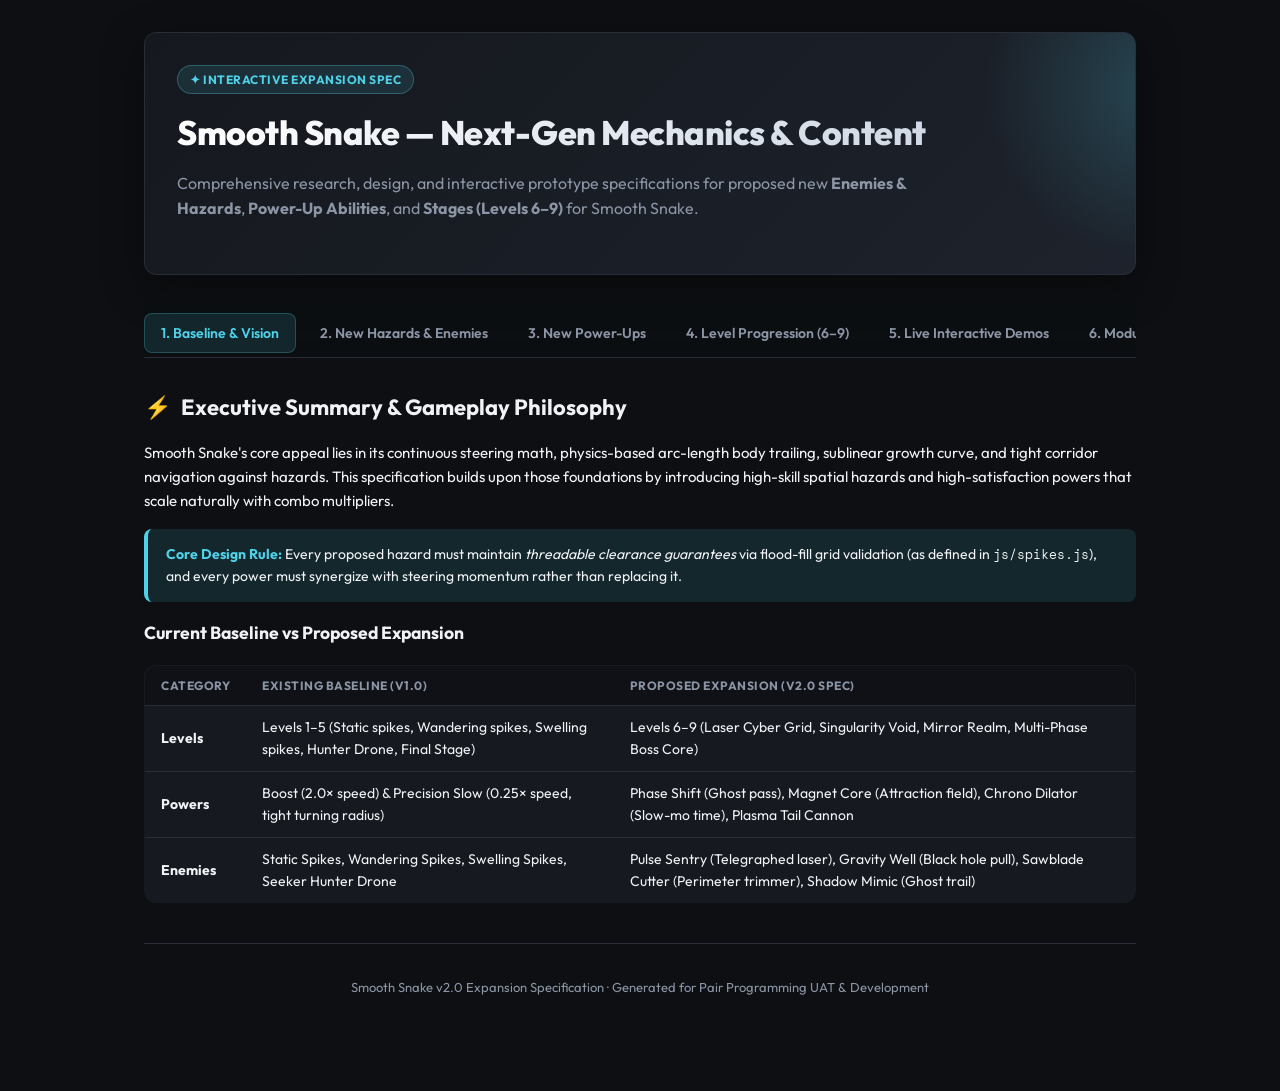
<file: SPEC.html>
<!DOCTYPE html>
<html lang="en">
<head>
<meta charset="UTF-8">
<meta name="viewport" content="width=device-width, initial-scale=1.0">
<title>Smooth Snake — Interactive Expansion Specification</title>
<link rel="preconnect" href="https://fonts.googleapis.com">
<link rel="preconnect" href="https://fonts.gstatic.com" crossorigin>
<link href="https://fonts.googleapis.com/css2?family=Outfit:wght@400;500;600;700;800&family=Space+Mono:ital,wght@0,400;0,700;1,400&display=swap" rel="stylesheet">
<style>
  :root {
    --ss-bg: #0d0f12;
    --ss-surface: #16191f;
    --ss-surface-hover: #1e232d;
    --ss-ink: #f0f2f5;
    --ss-muted: #8b95a5;
    --ss-line: #282d37;
    --ss-accent: #4fd1e8;
    --ss-accent-soft: rgba(79, 209, 232, 0.12);
    --ss-accent-glow: rgba(79, 209, 232, 0.35);
    --ss-purple: #c792ff;
    --ss-purple-soft: rgba(199, 146, 255, 0.12);
    --ss-gold: #ffd257;
    --ss-gold-soft: rgba(255, 210, 87, 0.12);
    --ss-red: #ff5277;
    --ss-red-soft: rgba(255, 82, 119, 0.12);
    --ss-green: #4ee08a;
    --ss-green-soft: rgba(78, 224, 138, 0.12);
    --ss-radius: 12px;
    --ss-radius-sm: 8px;
    --ss-font-main: 'Outfit', -apple-system, BlinkMacSystemFont, sans-serif;
    --ss-font-mono: 'Space Mono', Consolas, monospace;
  }

  * { box-sizing: border-box; }
  body {
    margin: 0;
    background: var(--ss-bg);
    color: var(--ss-ink);
    font-family: var(--ss-font-main);
    font-size: 15px;
    line-height: 1.6;
    -webkit-font-smoothing: antialiased;
  }

  .ss-container {
    max-width: 1040px;
    margin: 0 auto;
    padding: 32px 24px 80px;
  }

  /* Header Header */
  .ss-header {
    background: linear-gradient(135deg, rgba(22, 25, 31, 0.9), rgba(30, 35, 45, 0.95));
    border: 1px solid var(--ss-line);
    border-radius: var(--ss-radius);
    padding: 32px;
    margin-bottom: 28px;
    position: relative;
    overflow: hidden;
    box-shadow: 0 12px 40px rgba(0,0,0,0.4);
  }

  .ss-header::before {
    content: '';
    position: absolute;
    top: -50%;
    right: -20%;
    width: 350px;
    height: 350px;
    background: radial-gradient(circle, var(--ss-accent-glow) 0%, transparent 70%);
    pointer-events: none;
    opacity: 0.6;
  }

  .ss-badge {
    display: inline-flex;
    align-items: center;
    gap: 6px;
    background: var(--ss-accent-soft);
    color: var(--ss-accent);
    border: 1px solid rgba(79, 209, 232, 0.3);
    border-radius: 20px;
    padding: 4px 12px;
    font-size: 12px;
    font-weight: 700;
    letter-spacing: 0.5px;
    text-transform: uppercase;
    margin-bottom: 12px;
  }

  .ss-header h1 {
    font-size: 34px;
    font-weight: 800;
    letter-spacing: -0.5px;
    margin: 0 0 10px;
    background: linear-gradient(135deg, #ffffff 0%, #c4cfde 100%);
    -webkit-background-clip: text;
    -webkit-text-fill-color: transparent;
  }

  .ss-header p {
    color: var(--ss-muted);
    font-size: 16px;
    margin: 0 0 20px;
    max-width: 780px;
  }

  /* Navigation Tabs */
  .ss-nav {
    display: flex;
    gap: 8px;
    overflow-x: auto;
    padding-bottom: 4px;
    border-bottom: 1px solid var(--ss-line);
    margin-bottom: 28px;
    position: sticky;
    top: 0;
    background: rgba(13, 15, 18, 0.92);
    backdrop-filter: blur(10px);
    z-index: 100;
    padding-top: 10px;
  }

  .ss-nav-btn {
    background: transparent;
    border: none;
    color: var(--ss-muted);
    font-family: var(--ss-font-main);
    font-size: 14px;
    font-weight: 600;
    padding: 10px 16px;
    border-radius: var(--ss-radius-sm);
    cursor: pointer;
    white-space: nowrap;
    transition: all 0.2s ease;
  }

  .ss-nav-btn:hover {
    color: var(--ss-ink);
    background: var(--ss-surface-hover);
  }

  .ss-nav-btn.active {
    color: var(--ss-accent);
    background: var(--ss-accent-soft);
    border: 1px solid rgba(79, 209, 232, 0.25);
  }

  /* Sections */
  .ss-section {
    display: none;
    animation: fadeIn 0.3s ease-in-out forwards;
  }
  .ss-section.active { display: block; }

  @keyframes fadeIn {
    from { opacity: 0; transform: translateY(6px); }
    to { opacity: 1; transform: translateY(0); }
  }

  h2 {
    font-size: 22px;
    font-weight: 700;
    margin: 32px 0 16px;
    display: flex;
    align-items: center;
    gap: 10px;
  }

  h2 .ss-icon {
    color: var(--ss-accent);
  }

  .ss-card-grid {
    display: grid;
    grid-template-columns: repeat(auto-fit, minmax(310px, 1fr));
    gap: 18px;
    margin: 20px 0;
  }

  .ss-card {
    background: var(--ss-surface);
    border: 1px solid var(--ss-line);
    border-radius: var(--ss-radius);
    padding: 20px;
    transition: transform 0.2s ease, border-color 0.2s ease;
  }

  .ss-card:hover {
    border-color: rgba(255,255,255,0.15);
    transform: translateY(-2px);
  }

  .ss-card-tag {
    display: inline-block;
    padding: 2px 8px;
    border-radius: 4px;
    font-size: 11px;
    font-weight: 700;
    text-transform: uppercase;
    letter-spacing: 0.5px;
    margin-bottom: 8px;
  }
  .tag-enemy { background: var(--ss-red-soft); color: var(--ss-red); border: 1px solid rgba(ff,52,119,0.3); }
  .tag-power { background: var(--ss-gold-soft); color: var(--ss-gold); border: 1px solid rgba(255,210,87,0.3); }
  .tag-level { background: var(--ss-purple-soft); color: var(--ss-purple); border: 1px solid rgba(199,146,255,0.3); }
  .tag-core { background: var(--ss-green-soft); color: var(--ss-green); border: 1px solid rgba(78,224,138,0.3); }

  .ss-card h3 {
    font-size: 18px;
    font-weight: 700;
    margin: 0 0 8px;
    color: var(--ss-ink);
  }

  .ss-card p {
    color: var(--ss-muted);
    font-size: 14px;
    margin: 0 0 14px;
  }

  .ss-specs-list {
    list-style: none;
    padding: 0;
    margin: 0;
    font-size: 13px;
    border-top: 1px dashed var(--ss-line);
    padding-top: 10px;
  }

  .ss-specs-list li {
    display: flex;
    justify-content: space-between;
    padding: 4px 0;
    color: var(--ss-muted);
  }

  .ss-specs-list li span:last-child {
    color: var(--ss-ink);
    font-weight: 600;
    font-family: var(--ss-font-mono);
  }

  /* Interactive Demos / Simulators */
  .ss-demo-box {
    background: var(--ss-surface);
    border: 1px solid var(--ss-line);
    border-radius: var(--ss-radius);
    padding: 20px;
    margin: 24px 0;
  }

  .ss-demo-header {
    display: flex;
    justify-content: space-between;
    align-items: center;
    margin-bottom: 14px;
    flex-wrap: wrap;
    gap: 10px;
  }

  .ss-demo-header h3 {
    margin: 0;
    font-size: 17px;
    font-weight: 700;
  }

  .ss-canvas-wrapper {
    position: relative;
    width: 100%;
    height: 320px;
    background: #08090b;
    border: 1px solid var(--ss-line);
    border-radius: var(--ss-radius-sm);
    overflow: hidden;
    cursor: crosshair;
  }

  canvas.ss-sim-canvas {
    width: 100%;
    height: 100%;
    display: block;
  }

  .ss-controls-bar {
    display: flex;
    gap: 16px;
    align-items: center;
    margin-top: 14px;
    flex-wrap: wrap;
    background: rgba(0,0,0,0.2);
    padding: 10px 14px;
    border-radius: var(--ss-radius-sm);
  }

  .ss-control-group {
    display: flex;
    align-items: center;
    gap: 8px;
    font-size: 13px;
    color: var(--ss-muted);
  }

  .ss-control-group label {
    font-weight: 600;

  }

  input[type="range"] {
    accent-color: var(--ss-accent);
    cursor: pointer;
  }

  .ss-btn {
    background: var(--ss-accent);
    color: #08090b;
    border: none;
    border-radius: 6px;
    padding: 6px 14px;
    font-family: var(--ss-font-main);
    font-weight: 700;
    font-size: 13px;
    cursor: pointer;
    transition: opacity 0.2s;
  }
  .ss-btn:hover { opacity: 0.9; }

  /* Code Block & Tables */
  pre, code {
    font-family: var(--ss-font-mono);
    font-size: 13px;
  }

  pre {
    background: #090a0d;
    border: 1px solid var(--ss-line);
    border-radius: var(--ss-radius-sm);
    padding: 14px;
    overflow-x: auto;
    color: #d1d9e6;
  }

  table.ss-table {
    width: 100%;
    border-collapse: collapse;
    margin: 16px 0;
    font-size: 14px;
    background: var(--ss-surface);
    border-radius: var(--ss-radius);
    overflow: hidden;
    border: 1px solid var(--ss-line);
  }

  .ss-table th, .ss-table td {
    padding: 10px 16px;
    text-align: left;
    border-bottom: 1px solid var(--ss-line);
  }

  .ss-table th {
    background: rgba(0,0,0,0.3);
    color: var(--ss-muted);
    font-weight: 700;
    font-size: 12px;
    text-transform: uppercase;
    letter-spacing: 0.5px;
  }

  .ss-table tr:last-child td { border-bottom: none; }

  /* Callout alert */
  .ss-alert {
    background: var(--ss-accent-soft);
    border-left: 4px solid var(--ss-accent);
    border-radius: var(--ss-radius-sm);
    padding: 14px 18px;
    margin: 16px 0;
    font-size: 14px;
  }
  .ss-alert strong { color: var(--ss-accent); }

  .ss-alert.purple {
    background: var(--ss-purple-soft);
    border-left-color: var(--ss-purple);
  }
  .ss-alert.purple strong { color: var(--ss-purple); }

  /* Diagrams */
  .ss-diagram {
    background: var(--ss-surface);
    border: 1px solid var(--ss-line);
    border-radius: var(--ss-radius);
    padding: 20px;
    margin: 20px 0;
    text-align: center;
  }

  /* Footer */
  .ss-footer {
    text-align: center;
    color: var(--ss-muted);
    font-size: 13px;
    margin-top: 40px;
    padding-top: 20px;
    border-top: 1px solid var(--ss-line);
  }
</style>
</head>
<body>

<div class="ss-container">

  <!-- Header -->
  <header class="ss-header">
    <div class="ss-badge">✦ Interactive Expansion Spec</div>
    <h1>Smooth Snake — Next-Gen Mechanics & Content</h1>
    <p>
      Comprehensive research, design, and interactive prototype specifications for proposed new
      <strong>Enemies & Hazards</strong>, <strong>Power-Up Abilities</strong>, and <strong>Stages (Levels 6–9)</strong> for Smooth Snake.
    </p>
  </header>

  <!-- Navigation Bar -->
  <nav class="ss-nav">
    <button class="ss-nav-btn active" onclick="showSection('overview')">1. Baseline & Vision</button>
    <button class="ss-nav-btn" onclick="showSection('enemies')">2. New Hazards & Enemies</button>
    <button class="ss-nav-btn" onclick="showSection('powers')">3. New Power-Ups</button>
    <button class="ss-nav-btn" onclick="showSection('levels')">4. Level Progression (6–9)</button>
    <button class="ss-nav-btn" onclick="showSection('demos')">5. Live Interactive Demos</button>
    <button class="ss-nav-btn" onclick="showSection('architecture')">6. Modular Integration Plan</button>
  </nav>

  <!-- SECTION 1: OVERVIEW -->
  <section id="sec-overview" class="ss-section active">
    <h2><span class="ss-icon">⚡</span> Executive Summary & Gameplay Philosophy</h2>
    <p>
      Smooth Snake's core appeal lies in its continuous steering math, physics-based arc-length body trailing, sublinear growth curve, and tight corridor navigation against hazards. 
      This specification builds upon those foundations by introducing high-skill spatial hazards and high-satisfaction powers that scale naturally with combo multipliers.
    </p>

    <div class="ss-alert">
      <strong>Core Design Rule:</strong> Every proposed hazard must maintain <em>threadable clearance guarantees</em> via flood-fill grid validation (as defined in <code>js/spikes.js</code>), and every power must synergize with steering momentum rather than replacing it.
    </div>

    <h3>Current Baseline vs Proposed Expansion</h3>
    <table class="ss-table">
      <thead>
        <tr>
          <th>Category</th>
          <th>Existing Baseline (v1.0)</th>
          <th>Proposed Expansion (v2.0 Spec)</th>
        </tr>
      </thead>
      <tbody>
        <tr>
          <td><strong>Levels</strong></td>
          <td>Levels 1–5 (Static spikes, Wandering spikes, Swelling spikes, Hunter Drone, Final Stage)</td>
          <td>Levels 6–9 (Laser Cyber Grid, Singularity Void, Mirror Realm, Multi-Phase Boss Core)</td>
        </tr>
        <tr>
          <td><strong>Powers</strong></td>
          <td>Boost (2.0× speed) & Precision Slow (0.25× speed, tight turning radius)</td>
          <td>Phase Shift (Ghost pass), Magnet Core (Attraction field), Chrono Dilator (Slow-mo time), Plasma Tail Cannon</td>
        </tr>
        <tr>
          <td><strong>Enemies</strong></td>
          <td>Static Spikes, Wandering Spikes, Swelling Spikes, Seeker Hunter Drone</td>
          <td>Pulse Sentry (Telegraphed laser), Gravity Well (Black hole pull), Sawblade Cutter (Perimeter trimmer), Shadow Mimic (Ghost trail)</td>
        </tr>
      </tbody>
    </table>
  </section>

  <!-- SECTION 2: ENEMIES -->
  <section id="sec-enemies" class="ss-section">
    <h2><span class="ss-icon">👾</span> Proposed New Enemies & Hazards</h2>
    <p>New hazards test spatial awareness, reaction timing, and momentum control.</p>

    <div class="ss-card-grid">
      <!-- Enemy 1 -->
      <div class="ss-card">
        <span class="ss-card-tag tag-enemy">Hazard #1</span>
        <h3>Pulse Sentry (Telegraphed Laser)</h3>
        <p>Stationary crystal beacon that charges up over 2.0s with a visible laser sightline before firing a high-speed lethal laser beam across the corridor.</p>
        <ul class="ss-specs-list">
          <li><span>Charge Warning</span> <span>2.0 sec</span></li>
          <li><span>Beam Duration</span> <span>0.6 sec</span></li>
          <li><span>Cooldown</span> <span>3.5 sec</span></li>
          <li><span>Dodge Tactic</span> <span>Boost past laser path during charge</span></li>
        </ul>
      </div>

      <!-- Enemy 2 -->
      <div class="ss-card">
        <span class="ss-card-tag tag-enemy">Hazard #2</span>
        <h3>Gravity Well (Singularity Void)</h3>
        <p>A swirling vortex anomaly that exerts radial gravitational acceleration on the snake's head and body segments, pulling nearby food into orbit.</p>
        <ul class="ss-specs-list">
          <li><span>Pull Radius</span> <span>180 px</span></li>
          <li><span>Max Pull Force</span> <span>140 px/s²</span></li>
          <li><span>Physics Model</span> <span>F = G / (dist + r)²</span></li>
          <li><span>Interaction</span> <span>Slingshot steering or boost out</span></li>
        </ul>
      </div>

      <!-- Enemy 3 -->
      <div class="ss-card">
        <span class="ss-card-tag tag-enemy">Hazard #3</span>
        <h3>Sawblade Cutter (Perimeter Hazard)</h3>
        <p>A high-speed spinning saw blade that glides back and forth along arena walls. If hit, it trims 25% of your tail length (converting segments into bonus pellets) instead of dealing heart damage!</p>
        <ul class="ss-specs-list">
          <li><span>Speed</span> <span>160 px/s</span></li>
          <li><span>Patrol Path</span> <span>Outer perimeter</span></li>
          <li><span>Tail Trim Effect</span> <span>-25% segments → +Points</span></li>
          <li><span>Risk / Reward</span> <span>Trade length for speed & space</span></li>
        </ul>
      </div>

      <!-- Enemy 4 -->
      <div class="ss-card">
        <span class="ss-card-tag tag-enemy">Hazard #4</span>
        <h3>Shadow Mimic (Phantom Trail)</h3>
        <p>An ethereal ghost snake that replays your exact position and heading from 1.8 seconds ago! You must avoid intersecting your own ghostly past shadow.</p>
        <ul class="ss-specs-list">
          <li><span>Time Offset</span> <span>1.8 sec delay</span></li>
          <li><span>Ring Buffer Size</span> <span>120 history samples</span></li>
          <li><span>Collision</span> <span>Head vs Shadow segments</span></li>
          <li><span>Tactical Challenge</span> <span>No tight 180° loopbacks!</span></li>
        </ul>
      </div>
    </div>
  </section>

  <!-- SECTION 3: POWERS -->
  <section id="sec-powers" class="ss-section">
    <h2><span class="ss-icon">🔮</span> Proposed New Power-Up Abilities</h2>
    <p>Special pickups that spawn periodically to grant tactical advantages.</p>

    <div class="ss-card-grid">
      <!-- Power 1 -->
      <div class="ss-card">
        <span class="ss-card-tag tag-power">Power #1</span>
        <h3>Phase Shift (Ghost Form)</h3>
        <p>Renders snake head and body completely phase-shifted for 3.5 seconds. Pass straight through spikes, wall margins, and your own tail with zero damage!</p>
        <ul class="ss-specs-list">
          <li><span>Duration</span> <span>3.5 sec</span></li>
          <li><span>Visuals</span> <span>Cyan translucency + particle aura</span></li>
          <li><span>Invulnerability</span> <span>Spikes + Walls + Self</span></li>
        </ul>
      </div>

      <!-- Power 2 -->
      <div class="ss-card">
        <span class="ss-card-tag tag-power">Power #2</span>
        <h3>Magnet Core (Attraction Field)</h3>
        <p>Generates an intense magnetic field pulling all food pellets and power-ups directly into the head from across a 220px radius.</p>
        <ul class="ss-specs-list">
          <li><span>Duration</span> <span>6.0 sec</span></li>
          <li><span>Attraction Speed</span> <span>250 px/s</span></li>
          <li><span>Combo Synergy</span> <span>Extremely easy combo stacking</span></li>
        </ul>
      </div>

      <!-- Power 3 -->
      <div class="ss-card">
        <span class="ss-card-tag tag-power">Power #3</span>
        <h3>Chrono Dilator (Slow-Motion)</h3>
        <p>Slows down world physics and enemy movements by 65% while keeping snake turn rate and speed at 100%. Precision navigation made effortless.</p>
        <ul class="ss-specs-list">
          <li><span>Time Scale</span> <span>0.35x world speed</span></li>
          <li><span>Duration</span> <span>4.5 sec real-time</span></li>
          <li><span>Audio Effect</span> <span>Pitch-shifted slow-mo sound</span></li>
        </ul>
      </div>

      <!-- Power 4 -->
      <div class="ss-card">
        <span class="ss-card-tag tag-power">Power #4</span>
        <h3>Plasma Tail Cannon</h3>
        <p>Converts tail length energy into high-speed energy bolts fired straight out from the head every time boost is tapped, shattering static spikes!</p>
        <ul class="ss-specs-list">
          <li><span>Shots</span> <span>3 Plasma Bolts</span></li>
          <li><span>Spike Impact</span> <span>Destroys static spikes</span></li>
          <li><span>Cost</span> <span>-1 segment per shot</span></li>
        </ul>
      </div>
    </div>
  </section>

  <!-- SECTION 4: LEVELS -->
  <section id="sec-levels" class="ss-section">
    <h2><span class="ss-icon">🗺️</span> Proposed Level Progression (Levels 6–9)</h2>
    <p>Escalating challenges building toward a climactic Boss Core battle.</p>

    <div class="ss-card-grid">
      <div class="ss-card">
        <span class="ss-card-tag tag-level">Stage 6</span>
        <h3>Level 6 — Cyber Grid</h3>
        <p><strong>Mechanic:</strong> 4 Pulse Sentries guarding corridor intersections. Pickups now worth ×12 points.</p>
        <ul class="ss-specs-list">
          <li><span>Primary Hazard</span> <span>Telegraphed Lasers</span></li>
          <li><span>Target Pellets</span> <span>12 pickups to clear</span></li>
        </ul>
      </div>

      <div class="ss-card">
        <span class="ss-card-tag tag-level">Stage 7</span>
        <h3>Level 7 — Singularity Void</h3>
        <p><strong>Mechanic:</strong> 2 Gravitational Black Holes pull food pellets into orbital paths. Pickup worth ×15 points.</p>
        <ul class="ss-specs-list">
          <li><span>Primary Hazard</span> <span>Black Hole Gravity Wells</span></li>
          <li><span>Target Pellets</span> <span>15 pickups to clear</span></li>
        </ul>
      </div>

      <div class="ss-card">
        <span class="ss-card-tag tag-level">Stage 8</span>
        <h3>Level 8 — Mirror Realm</h3>
        <p><strong>Mechanic:</strong> Shadow Mimic snake trails 1.8s behind you while Swelling Spikes block open lanes. Pickup worth ×20 points.</p>
        <ul class="ss-specs-list">
          <li><span>Primary Hazard</span> <span>Shadow Mimic + Swelling Spikes</span></li>
          <li><span>Target Pellets</span> <span>15 pickups to clear</span></li>
        </ul>
      </div>

      <div class="ss-card">
        <span class="ss-card-tag tag-level">Stage 9</span>
        <h3>Level 9 — Leviathan Boss Core</h3>
        <p><strong>Mechanic:</strong> Multi-phase boss battle in central arena! Giant Core protected by revolving energy shields. Collect Plasma Orbs to fire charges and break the core shields!</p>
        <ul class="ss-specs-list">
          <li><span>Phase 1</span> <span>Break Outer Shield (3 hits)</span></li>
          <li><span>Phase 2</span> <span>Avoid Core Pulse + Seeker Drones</span></li>
          <li><span>Phase 3</span> <span>Collect Victory Super Star</span></li>
        </ul>
      </div>
    </div>
  </section>

  <!-- SECTION 5: DEMOS -->
  <section id="sec-demos" class="ss-section">
    <h2><span class="ss-icon">🎮</span> Live Interactive Prototype Simulators</h2>
    <p>Test and interact with live mathematical simulations of the proposed mechanics right here!</p>

    <!-- Simulator 1: Gravity Well -->
    <div class="ss-demo-box">
      <div class="ss-demo-header">
        <h3>Simulator #1: Gravitational Void Physics</h3>
        <span class="ss-card-tag tag-enemy">Interactive Test</span>
      </div>
      <p style="color:var(--ss-muted); font-size:13px;">
        Move your mouse inside the box to steer the snake. Notice how the central Black Hole (gravity well) pulls both the snake head and nearby orbiting food pellets!
      </p>
      <div class="ss-canvas-wrapper">
        <canvas id="sim-gravity-canvas"></canvas>
      </div>
      <div class="ss-controls-bar">
        <div class="ss-control-group">
          <label>Pull Strength:</label>
          <input type="range" id="sim-grav-pull" min="50" max="300" value="150" oninput="updateGravSim()">
          <span id="grav-pull-val" style="font-family:var(--ss-font-mono);">150</span>
        </div>
        <button class="ss-btn" onclick="resetGravSim()">Reset Simulation</button>
      </div>
    </div>

    <!-- Simulator 2: Pulse Laser Sentry -->
    <div class="ss-demo-box">
      <div class="ss-demo-header">
        <h3>Simulator #2: Telegraphed Pulse Laser Sentry</h3>
        <span class="ss-card-tag tag-enemy">Interactive Test</span>
      </div>
      <p style="color:var(--ss-muted); font-size:13px;">
        The turret charges a laser beam (flashing line warning) before firing. Steer the snake away from the red beam corridor before it discharges!
      </p>
      <div class="ss-canvas-wrapper">
        <canvas id="sim-laser-canvas"></canvas>
      </div>
      <div class="ss-controls-bar">
        <div class="ss-control-group">
          <label>Charge Time (s):</label>
          <input type="range" id="sim-laser-charge" min="0.8" max="3.0" step="0.2" value="1.8" oninput="updateLaserSim()">
          <span id="laser-charge-val" style="font-family:var(--ss-font-mono);">1.8s</span>
        </div>
        <button class="ss-btn" onclick="resetLaserSim()">Reset Turret</button>
      </div>
    </div>

    <!-- Simulator 3: Magnet Core -->
    <div class="ss-demo-box">
      <div class="ss-demo-header">
        <h3>Simulator #3: Magnet Core Attraction Field</h3>
        <span class="ss-card-tag tag-power">Interactive Test</span>
      </div>
      <p style="color:var(--ss-muted); font-size:13px;">
        Move your snake near food pellets. When Magnet Core is active, pellets dynamically curve toward your snake head.
      </p>
      <div class="ss-canvas-wrapper">
        <canvas id="sim-magnet-canvas"></canvas>
      </div>
      <div class="ss-controls-bar">
        <div class="ss-control-group">
          <label>Magnet Radius (px):</label>
          <input type="range" id="sim-mag-rad" min="100" max="350" value="220" oninput="updateMagSim()">
          <span id="mag-rad-val" style="font-family:var(--ss-font-mono);">220px</span>
        </div>
        <button class="ss-btn" onclick="toggleMagnetPower()">Toggle Magnet Core</button>
      </div>
    </div>
  </section>

  <!-- SECTION 6: ARCHITECTURE -->
  <section id="sec-architecture" class="ss-section">
    <h2><span class="ss-icon">🛠️</span> Modular Integration & Code Plan</h2>
    <p>How the expansion integrates into Smooth Snake's zero-dependency architecture.</p>

    <div class="ss-alert purple">
      <strong>Zero Dependency Constraint Maintained:</strong> All proposed mechanics use vanilla JS, Math functions, Web Audio synth hooks, and canvas 2D rendering — zero extra libraries!
    </div>

    <h3>File Layout Extensions</h3>
    <pre><code>js/
  config.js       --> Add parameters for Laser Sentry, Gravity Well, Magnet Core, Phase Shift
  game.js         --> Update update() and level state machine for Levels 6-9
  spikes.js       --> Add updateGravityWells(), updatePulseSentries(), updateShadowMimic()
  powerup.js      --> Add Phase Shift, Magnet Core, Chrono Dilator power-up types
  render.js       --> Add laser sightlines, gravity vortex particle rings, magnet aura
  audio.js        --> Add synth SFX for Laser Charge, Magnet Pull, Chrono Slow-mo</code></pre>

    <h3>Data Structure Extensions</h3>
    <pre><code>// Gravity Well Entity Schema
{
  x: number, y: number,
  pullRadius: 180,
  pullForce: 150,
  rotation: 0
}

// Pulse Sentry Laser Entity Schema
{
  x: number, y: number,
  angle: number,
  state: 'charging' | 'firing' | 'cooldown',
  timer: number,
  chargeDuration: 1.8,
  beamDuration: 0.5
}</code></pre>
  </section>

  <footer class="ss-footer">
    <p>Smooth Snake v2.0 Expansion Specification · Generated for Pair Programming UAT & Development</p>
  </footer>

</div>

<!-- INTERACTIVE SIMULATION SCRIPTS -->
<script>
  function showSection(id) {
    document.querySelectorAll('.ss-section').forEach(s => s.classList.remove('active'));
    document.querySelectorAll('.ss-nav-btn').forEach(b => b.classList.remove('active'));
    
    document.getElementById('sec-' + id).classList.add('active');
    event.currentTarget.classList.add('active');

    if (id === 'demos') {
      initSimulators();
    }
  }

  // --- SIMULATOR 1: GRAVITY WELL ---
  let gravCanvas, gravCtx;
  let gravSnake = { x: 100, y: 160, vx: 0, vy: 0, theta: 0, history: [] };
  let gravWell = { x: 250, y: 160, r: 25, pull: 150 };
  let gravMouse = { x: 100, y: 160 };
  let gravPellets = [];

  function initGravSim() {
    gravCanvas = document.getElementById('sim-gravity-canvas');
    if (!gravCanvas) return;
    gravCanvas.width = gravCanvas.parentElement.clientWidth;
    gravCanvas.height = 320;
    gravCtx = gravCanvas.getContext('2d');
    gravWell.x = gravCanvas.width / 2;
    gravWell.y = gravCanvas.height / 2;

    gravPellets = [];
    for (let i = 0; i < 6; i++) {
      gravPellets.push({
        x: gravWell.x + (Math.random() - 0.5) * 200,
        y: gravWell.y + (Math.random() - 0.5) * 200,
        vx: (Math.random() - 0.5) * 40,
        vy: (Math.random() - 0.5) * 40
      });
    }

    gravCanvas.onmousemove = (e) => {
      const rect = gravCanvas.getBoundingClientRect();
      gravMouse.x = e.clientX - rect.left;
      gravMouse.y = e.clientY - rect.top;
    };
  }

  function updateGravSim() {
    gravWell.pull = parseFloat(document.getElementById('sim-grav-pull').value);
    document.getElementById('grav-pull-val').textContent = gravWell.pull;
  }

  function resetGravSim() {
    gravSnake.x = 80;
    gravSnake.y = 80;
    initGravSim();
  }

  function loopGravSim() {
    if (!gravCtx) return;
    gravCtx.fillStyle = '#08090b';
    gravCtx.fillRect(0, 0, gravCanvas.width, gravCanvas.height);

    // Update snake position & angle toward mouse
    const dx = gravMouse.x - gravSnake.x;
    const dy = gravMouse.y - gravSnake.y;
    const targetAngle = Math.atan2(dy, dx);
    gravSnake.theta += (targetAngle - gravSnake.theta) * 0.1;
    
    let speed = 120;
    let moveX = Math.cos(gravSnake.theta) * speed;
    let moveY = Math.sin(gravSnake.theta) * speed;

    // Apply gravity well force
    const gdx = gravWell.x - gravSnake.x;
    const gdy = gravWell.y - gravSnake.y;
    const gdist = Math.hypot(gdx, gdy) || 1;
    if (gdist < 220) {
      const force = (gravWell.pull * 2000) / (gdist * gdist);
      moveX += (gdx / gdist) * force;
      moveY += (gdy / gdist) * force;
    }

    gravSnake.x += moveX * 0.016;
    gravSnake.y += moveY * 0.016;

    // Record trail
    gravSnake.history.unshift({ x: gravSnake.x, y: gravSnake.y });
    if (gravSnake.history.length > 25) gravSnake.history.pop();

    // Draw Gravity Well Vortex
    gravCtx.save();
    gravCtx.translate(gravWell.x, gravWell.y);
    const time = Date.now() * 0.003;
    gravCtx.rotate(time);
    
    // Outer gravitational aura
    const grad = gravCtx.createRadialGradient(0, 0, 10, 0, 0, 140);
    grad.addColorStop(0, 'rgba(199, 146, 255, 0.6)');
    grad.addColorStop(0.5, 'rgba(199, 146, 255, 0.15)');
    grad.addColorStop(1, 'transparent');
    gravCtx.fillStyle = grad;
    gravCtx.beginPath();
    gravCtx.arc(0, 0, 140, 0, Math.PI * 2);
    gravCtx.fill();

    // Core black hole
    gravCtx.fillStyle = '#10061e';
    gravCtx.strokeStyle = '#c792ff';
    gravCtx.lineWidth = 3;
    gravCtx.beginPath();
    gravCtx.arc(0, 0, 22, 0, Math.PI * 2);
    gravCtx.fill();
    gravCtx.stroke();
    gravCtx.restore();

    // Update & draw orbiting pellets
    for (const p of gravPellets) {
      const pdx = gravWell.x - p.x;
      const pdy = gravWell.y - p.y;
      const pdist = Math.hypot(pdx, pdy) || 1;
      if (pdist < 220) {
        const pforce = (gravWell.pull * 1200) / (pdist * pdist);
        p.vx += (pdx / pdist) * pforce * 0.016;
        p.vy += (pdy / pdist) * pforce * 0.016;
      }
      p.x += p.vx * 0.016;
      p.y += p.vy * 0.016;

      gravCtx.fillStyle = '#4ee08a';
      gravCtx.beginPath();
      gravCtx.arc(p.x, p.y, 6, 0, Math.PI * 2);
      gravCtx.fill();
    }

    // Draw Snake Trail
    gravCtx.strokeStyle = '#4fd1e8';
    gravCtx.lineWidth = 14;
    gravCtx.lineCap = 'round';
    gravCtx.beginPath();
    for (let i = 0; i < gravSnake.history.length; i++) {
      const pt = gravSnake.history[i];
      if (i === 0) gravCtx.moveTo(pt.x, pt.y);
      else gravCtx.lineTo(pt.x, pt.y);
    }
    gravCtx.stroke();

    // Head
    gravCtx.fillStyle = '#ffffff';
    gravCtx.beginPath();
    gravCtx.arc(gravSnake.x, gravSnake.y, 9, 0, Math.PI * 2);
    gravCtx.fill();
  }

  // --- SIMULATOR 2: PULSE LASER ---
  let laserCanvas, laserCtx;
  let laserTurret = { x: 0, y: 0, state: 'charging', timer: 0, chargeTime: 1.8, beamTime: 0.6 };
  let laserSnake = { x: 80, y: 160 };

  function initLaserSim() {
    laserCanvas = document.getElementById('sim-laser-canvas');
    if (!laserCanvas) return;
    laserCanvas.width = laserCanvas.parentElement.clientWidth;
    laserCanvas.height = 320;
    laserCtx = laserCanvas.getContext('2d');
    laserTurret.x = laserCanvas.width / 2;
    laserTurret.y = laserCanvas.height / 2;

    laserCanvas.onmousemove = (e) => {
      const rect = laserCanvas.getBoundingClientRect();
      laserSnake.x = e.clientX - rect.left;
      laserSnake.y = e.clientY - rect.top;
    };
  }

  function updateLaserSim() {
    laserTurret.chargeTime = parseFloat(document.getElementById('sim-laser-charge').value);
    document.getElementById('laser-charge-val').textContent = laserTurret.chargeTime + 's';
  }

  function resetLaserSim() {
    laserTurret.state = 'charging';
    laserTurret.timer = 0;
  }

  function loopLaserSim() {
    if (!laserCtx) return;
    laserCtx.fillStyle = '#08090b';
    laserCtx.fillRect(0, 0, laserCanvas.width, laserCanvas.height);

    laserTurret.timer += 0.016;

    if (laserTurret.state === 'charging') {
      if (laserTurret.timer >= laserTurret.chargeTime) {
        laserTurret.state = 'firing';
        laserTurret.timer = 0;
      }
    } else if (laserTurret.state === 'firing') {
      if (laserTurret.timer >= laserTurret.beamTime) {
        laserTurret.state = 'cooldown';
        laserTurret.timer = 0;
      }
    } else if (laserTurret.state === 'cooldown') {
      if (laserTurret.timer >= 1.5) {
        laserTurret.state = 'charging';
        laserTurret.timer = 0;
      }
    }

    // Draw Laser Path
    if (laserTurret.state === 'charging') {
      const alpha = (laserTurret.timer / laserTurret.chargeTime);
      laserCtx.strokeStyle = `rgba(255, 82, 119, ${0.2 + alpha * 0.6})`;
      laserCtx.lineWidth = 2 + alpha * 4;
      laserCtx.setLineDash([8, 8]);
      laserCtx.beginPath();
      laserCtx.moveTo(0, laserTurret.y);
      laserCtx.lineTo(laserCanvas.width, laserTurret.y);
      laserCtx.stroke();
      laserCtx.setLineDash([]);
    } else if (laserTurret.state === 'firing') {
      // Intense Laser Beam
      laserCtx.shadowColor = '#ff5277';
      laserCtx.shadowBlur = 20;
      laserCtx.strokeStyle = '#ff5277';
      laserCtx.lineWidth = 18;
      laserCtx.beginPath();
      laserCtx.moveTo(0, laserTurret.y);
      laserCtx.lineTo(laserCanvas.width, laserTurret.y);
      laserCtx.stroke();

      // Core white beam
      laserCtx.strokeStyle = '#ffffff';
      laserCtx.lineWidth = 6;
      laserCtx.stroke();
      laserCtx.shadowBlur = 0;
    }

    // Turret Body
    laserCtx.fillStyle = laserTurret.state === 'firing' ? '#ff5277' : '#282d37';
    laserCtx.strokeStyle = '#ff5277';
    laserCtx.lineWidth = 3;
    laserCtx.beginPath();
    laserCtx.arc(laserTurret.x, laserTurret.y, 16, 0, Math.PI * 2);
    laserCtx.fill();
    laserCtx.stroke();

    // Snake
    laserCtx.fillStyle = '#4fd1e8';
    laserCtx.beginPath();
    laserCtx.arc(laserSnake.x, laserSnake.y, 10, 0, Math.PI * 2);
    laserCtx.fill();
  }

  // --- SIMULATOR 3: MAGNET POWER ---
  let magCanvas, magCtx;
  let magSnake = { x: 100, y: 160 };
  let magActive = true;
  let magRadius = 220;
  let magFood = [];

  function initMagSim() {
    magCanvas = document.getElementById('sim-magnet-canvas');
    if (!magCanvas) return;
    magCanvas.width = magCanvas.parentElement.clientWidth;
    magCanvas.height = 320;
    magCtx = magCanvas.getContext('2d');

    magFood = [];
    for (let i = 0; i < 8; i++) {
      magFood.push({
        x: 80 + Math.random() * (magCanvas.width - 160),
        y: 60 + Math.random() * (magCanvas.height - 120)
      });
    }

    magCanvas.onmousemove = (e) => {
      const rect = magCanvas.getBoundingClientRect();
      magSnake.x = e.clientX - rect.left;
      magSnake.y = e.clientY - rect.top;
    };
  }

  function updateMagSim() {
    magRadius = parseFloat(document.getElementById('sim-mag-rad').value);
    document.getElementById('mag-rad-val').textContent = magRadius + 'px';
  }

  function toggleMagnetPower() {
    magActive = !magActive;
  }

  function loopMagSim() {
    if (!magCtx) return;
    magCtx.fillStyle = '#08090b';
    magCtx.fillRect(0, 0, magCanvas.width, magCanvas.height);

    // Draw Magnet Aura around snake
    if (magActive) {
      const auraGrad = magCtx.createRadialGradient(magSnake.x, magSnake.y, 10, magSnake.x, magSnake.y, magRadius);
      auraGrad.addColorStop(0, 'rgba(255, 210, 87, 0.35)');
      auraGrad.addColorStop(1, 'transparent');
      magCtx.fillStyle = auraGrad;
      magCtx.beginPath();
      magCtx.arc(magSnake.x, magSnake.y, magRadius, 0, Math.PI * 2);
      magCtx.fill();
    }

    // Update food pellet magnetic attraction
    for (const f of magFood) {
      const dx = magSnake.x - f.x;
      const dy = magSnake.y - f.y;
      const dist = Math.hypot(dx, dy);

      if (magActive && dist < magRadius && dist > 10) {
        f.x += (dx / dist) * 220 * 0.016;
        f.y += (dy / dist) * 220 * 0.016;
      }

      magCtx.fillStyle = '#ffd257';
      magCtx.beginPath();
      magCtx.arc(f.x, f.y, 7, 0, Math.PI * 2);
      magCtx.fill();
    }

    // Snake Head
    magCtx.fillStyle = '#ffffff';
    magCtx.beginPath();
    magCtx.arc(magSnake.x, magSnake.y, 11, 0, Math.PI * 2);
    magCtx.fill();
  }

  function initSimulators() {
    initGravSim();
    initLaserSim();
    initMagSim();
  }

  // Animation Loop
  function masterLoop() {
    loopGravSim();
    loopLaserSim();
    loopMagSim();
    requestAnimationFrame(masterLoop);
  }

  window.onload = () => {
    initSimulators();
    masterLoop();
  };
</script>

</body>
</html>
</file>
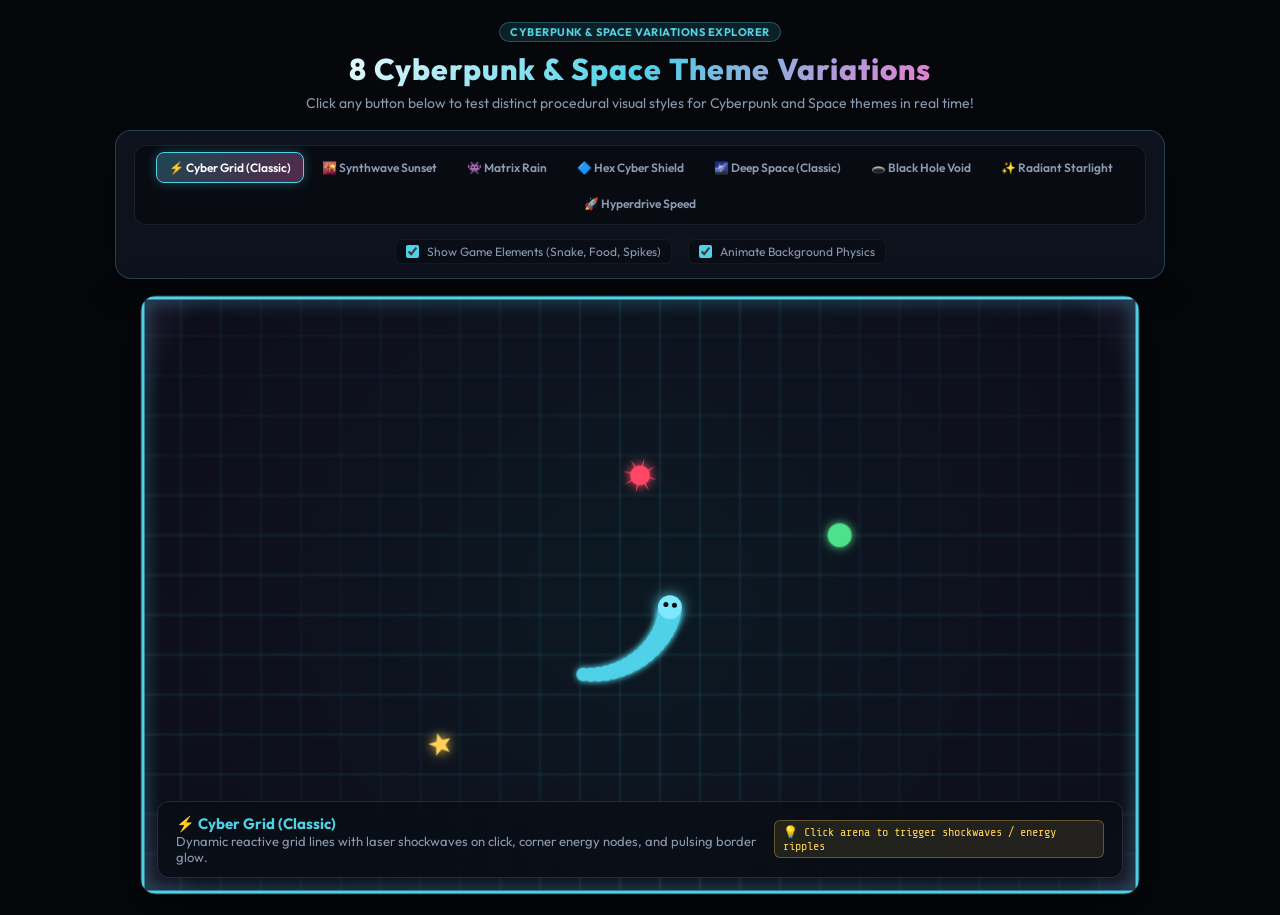
<file: theme_demo.html>
<!DOCTYPE html>
<html lang="en">
<head>
<meta charset="UTF-8">
<meta name="viewport" content="width=device-width, initial-scale=1.0">
<title>SSNAKE — Cyberpunk & Space Biomes Explorer</title>
<link rel="preconnect" href="https://fonts.googleapis.com">
<link rel="preconnect" href="https://fonts.gstatic.com" crossorigin>
<link href="https://fonts.googleapis.com/css2?family=Outfit:wght@400;600;700;800&family=Share+Tech+Mono&display=swap" rel="stylesheet">
<style>
  :root {
    --bg: #05070b;
    --panel-bg: rgba(15, 21, 32, 0.88);
    --panel-border: rgba(79, 209, 232, 0.25);
    --text-main: #f0f4f8;
    --text-muted: #8a9bb0;
    --cyan: #4fd1e8;
    --purple: #c792ff;
    --pink: #ff71ce;
    --gold: #ffd257;
    --red: #ff4766;
  }

  * { box-sizing: border-box; margin: 0; padding: 0; }

  body {
    background: var(--bg);
    color: var(--text-main);
    font-family: 'Outfit', sans-serif;
    min-height: 100vh;
    display: flex;
    flex-direction: column;
    align-items: center;
    padding: 20px;
    overflow-x: hidden;
  }

  header {
    text-align: center;
    max-width: 900px;
    margin-bottom: 16px;
  }

  h1 {
    font-size: 30px;
    font-weight: 800;
    letter-spacing: 1px;
    background: linear-gradient(135deg, #ffffff 0%, var(--cyan) 50%, var(--pink) 100%);
    -webkit-background-clip: text;
    -webkit-text-fill-color: transparent;
    margin-bottom: 6px;
  }

  p.subtitle {
    color: var(--text-muted);
    font-size: 14px;
    line-height: 1.4;
  }

  .badge {
    display: inline-block;
    background: rgba(79, 209, 232, 0.12);
    border: 1px solid rgba(79, 209, 232, 0.3);
    color: var(--cyan);
    font-size: 11px;
    font-weight: 700;
    padding: 2px 10px;
    border-radius: 12px;
    margin-bottom: 8px;
    letter-spacing: 0.5px;
  }

  .control-bar {
    display: flex;
    flex-direction: column;
    gap: 10px;
    justify-content: center;
    align-items: center;
    background: var(--panel-bg);
    border: 1px solid var(--panel-border);
    backdrop-filter: blur(12px);
    border-radius: 16px;
    padding: 14px 18px;
    margin-bottom: 16px;
    box-shadow: 0 8px 32px rgba(0, 0, 0, 0.4);
    max-width: 1050px;
    width: 100%;
  }

  .section-label {
    font-size: 11px;
    font-weight: 700;
    color: var(--text-muted);
    text-transform: uppercase;
    letter-spacing: 1px;
    margin-bottom: 4px;
  }

  .btn-row {
    display: flex;
    flex-wrap: wrap;
    gap: 6px;
    justify-content: center;
  }

  .theme-btn-group {
    display: flex;
    flex-wrap: wrap;
    gap: 6px;
    justify-content: center;
    background: rgba(0, 0, 0, 0.35);
    padding: 6px;
    border-radius: 12px;
    border: 1px solid rgba(255, 255, 255, 0.08);
  }

  .btn {
    background: transparent;
    border: none;
    color: var(--text-muted);
    font-family: inherit;
    font-size: 12px;
    font-weight: 600;
    padding: 7px 12px;
    border-radius: 8px;
    cursor: pointer;
    transition: all 0.2s ease;
    display: flex;
    align-items: center;
    gap: 5px;
  }

  .btn:hover {
    color: var(--text-main);
    background: rgba(255, 255, 255, 0.06);
  }

  .btn.active {
    background: linear-gradient(135deg, rgba(79, 209, 232, 0.3), rgba(255, 113, 206, 0.3));
    border: 1px solid var(--cyan);
    color: #ffffff;
    box-shadow: 0 0 12px rgba(79, 209, 232, 0.3);
  }

  .options-row {
    display: flex;
    gap: 16px;
    margin-top: 4px;
  }

  .toggle-option {
    display: flex;
    align-items: center;
    gap: 8px;
    font-size: 12px;
    color: var(--text-muted);
    cursor: pointer;
    user-select: none;
    padding: 4px 10px;
    background: rgba(0, 0, 0, 0.25);
    border-radius: 6px;
    border: 1px solid rgba(255, 255, 255, 0.05);
  }

  .toggle-option input {
    accent-color: var(--cyan);
    cursor: pointer;
  }

  .canvas-wrapper {
    position: relative;
    width: 1000px;
    height: 600px;
    border-radius: 16px;
    overflow: hidden;
    box-shadow: 0 16px 48px rgba(0, 0, 0, 0.6);
    border: 1px solid rgba(255, 255, 255, 0.1);
  }

  canvas {
    display: block;
    width: 100%;
    height: 100%;
    background: #000;
  }

  .info-overlay {
    position: absolute;
    bottom: 16px;
    left: 16px;
    right: 16px;
    background: rgba(10, 14, 22, 0.88);
    backdrop-filter: blur(10px);
    border: 1px solid rgba(255, 255, 255, 0.12);
    border-radius: 12px;
    padding: 12px 18px;
    display: flex;
    justify-content: space-between;
    align-items: center;
    pointer-events: none;
  }

  .theme-title {
    font-weight: 700;
    font-size: 15px;
    color: var(--cyan);
    display: flex;
    align-items: center;
    gap: 8px;
  }

  .theme-desc {
    font-size: 13px;
    color: var(--text-muted);
  }

  .interaction-hint {
    font-family: 'Share Tech Mono', monospace;
    font-size: 12px;
    color: var(--gold);
    background: rgba(255, 210, 87, 0.1);
    padding: 4px 8px;
    border-radius: 6px;
    border: 1px solid rgba(255, 210, 87, 0.3);
  }
</style>
</head>
<body>

<header>
  <div class="badge">CYBERPUNK & SPACE VARIATIONS EXPLORER</div>
  <h1>8 Cyberpunk & Space Theme Variations</h1>
  <p class="subtitle">Click any button below to test distinct procedural visual styles for Cyberpunk and Space themes in real time!</p>
</header>

<div class="control-bar">
  <div class="theme-btn-group">
    <button class="btn active" id="btn-cyber" onclick="setTheme('cyber')">⚡ Cyber Grid (Classic)</button>
    <button class="btn" id="btn-synthwave" onclick="setTheme('synthwave')">🌇 Synthwave Sunset</button>
    <button class="btn" id="btn-glitch" onclick="setTheme('glitch')">👾 Matrix Rain</button>
    <button class="btn" id="btn-hex" onclick="setTheme('hex')">🔷 Hex Cyber Shield</button>
    
    <button class="btn" id="btn-space" onclick="setTheme('space')">🌌 Deep Space (Classic)</button>
    <button class="btn" id="btn-blackhole" onclick="setTheme('blackhole')">🕳️ Black Hole Void</button>
    <button class="btn" id="btn-celestial" onclick="setTheme('celestial')">✨ Radiant Starlight</button>
    <button class="btn" id="btn-warp" onclick="setTheme('warp')">🚀 Hyperdrive Speed</button>
  </div>

  <div class="options-row">
    <label class="toggle-option">
      <input type="checkbox" id="toggle-elements" checked onchange="toggleElements(this.checked)">
      Show Game Elements (Snake, Food, Spikes)
    </label>

    <label class="toggle-option">
      <input type="checkbox" id="toggle-motion" checked onchange="toggleMotion(this.checked)">
      Animate Background Physics
    </label>
  </div>
</div>

<div class="canvas-wrapper">
  <canvas id="demoCanvas" width="1000" height="600"></canvas>

  <div class="info-overlay" id="info-overlay">
    <div>
      <div class="theme-title" id="info-title">⚡ Cyber Grid (Classic)</div>
      <div class="theme-desc" id="info-desc">Dynamic reactive grid lines with laser shockwaves on click, corner energy nodes, and pulsing border glow.</div>
    </div>
    <div class="interaction-hint">💡 Click arena to trigger shockwaves / energy ripples</div>
  </div>
</div>

<script>
const canvas = document.getElementById('demoCanvas');
const ctx = canvas.getContext('2d');

let currentTheme = 'cyber';
let showElements = true;
let animateMotion = true;
let time = 0;

const ripples = [];

canvas.addEventListener('click', (e) => {
  const rect = canvas.getBoundingClientRect();
  const x = (e.clientX - rect.left) * (canvas.width / rect.width);
  const y = (e.clientY - rect.top) * (canvas.height / rect.height);
  
  ripples.push({
    x, y,
    radius: 0,
    maxRadius: 280,
    speed: 350,
    intensity: 1.0,
    theme: currentTheme
  });
});

// -------------------------------------------------------------
// 1. NEON CYBER GRID (CLASSIC)
// -------------------------------------------------------------
const gridSpacing = 40;
function drawCyberGrid(ctx, w, h, t) {
  ctx.fillStyle = '#060911';
  ctx.fillRect(0, 0, w, h);

  const bgGrad = ctx.createRadialGradient(w/2, h/2, 50, w/2, h/2, Math.max(w, h));
  bgGrad.addColorStop(0, 'rgba(79, 209, 232, 0.08)');
  bgGrad.addColorStop(0.5, 'rgba(199, 146, 255, 0.04)');
  bgGrad.addColorStop(1, 'rgba(5, 7, 11, 0.95)');
  ctx.fillStyle = bgGrad;
  ctx.fillRect(0, 0, w, h);

  const activeRipples = ripples.filter(r => r.theme === 'cyber');

  for (let x = 0; x <= w; x += gridSpacing) {
    ctx.beginPath();
    let isFirst = true;
    for (let y = 0; y <= h; y += 10) {
      let offset = 0;
      for (const r of activeRipples) {
        const dist = Math.hypot(x - r.x, y - r.y);
        if (Math.abs(dist - r.radius) < 60) {
          offset += Math.sin((dist - r.radius) * 0.08) * Math.exp(-Math.abs(dist - r.radius) * 0.02) * 8 * r.intensity;
        }
      }
      if (isFirst) { ctx.moveTo(x + offset, y); isFirst = false; }
      else { ctx.lineTo(x + offset, y); }
    }
    ctx.strokeStyle = `rgba(79, 209, 232, ${0.05 + Math.sin(t * 2 + x * 0.01) * 0.02})`;
    ctx.stroke();
  }

  for (let y = 0; y <= h; y += gridSpacing) {
    ctx.beginPath();
    let isFirst = true;
    for (let x = 0; x <= w; x += 10) {
      let offset = 0;
      for (const r of activeRipples) {
        const dist = Math.hypot(x - r.x, y - r.y);
        if (Math.abs(dist - r.radius) < 60) {
          offset += Math.sin((dist - r.radius) * 0.08) * Math.exp(-Math.abs(dist - r.radius) * 0.02) * 8 * r.intensity;
        }
      }
      if (isFirst) { ctx.moveTo(x, y + offset); isFirst = false; }
      else { ctx.lineTo(x, y + offset); }
    }
    ctx.strokeStyle = `rgba(79, 209, 232, ${0.05 + Math.cos(t * 2 + y * 0.01) * 0.02})`;
    ctx.stroke();
  }

  ctx.strokeStyle = '#4fd1e8';
  ctx.lineWidth = 3;
  ctx.shadowColor = '#4fd1e8';
  ctx.shadowBlur = 12 + Math.sin(t * 6) * 4;
  ctx.strokeRect(2, 2, w - 4, h - 4);
  ctx.shadowBlur = 0;
}

// -------------------------------------------------------------
// 2. SYNTHWAVE SUNSET (80s RETROWAVE)
// -------------------------------------------------------------
function drawSynthwaveTheme(ctx, w, h, t) {
  // Retrowave Sunset Gradient
  const grad = ctx.createLinearGradient(0, 0, 0, h);
  grad.addColorStop(0, '#090514');
  grad.addColorStop(0.5, '#260c38');
  grad.addColorStop(0.85, '#5c1048');
  grad.addColorStop(1, '#180720');
  ctx.fillStyle = grad;
  ctx.fillRect(0, 0, w, h);

  // Retrowave Sun Horizon
  const sunY = h * 0.45;
  const sunGrad = ctx.createRadialGradient(w/2, sunY, 10, w/2, sunY, 110);
  sunGrad.addColorStop(0, '#ffbe53');
  sunGrad.addColorStop(0.6, '#ff71ce');
  sunGrad.addColorStop(1, 'rgba(255, 113, 206, 0)');
  ctx.fillStyle = sunGrad;
  ctx.beginPath(); ctx.arc(w/2, sunY, 110, 0, Math.PI * 2); ctx.fill();

  // Perspective Horizon Lines
  ctx.strokeStyle = 'rgba(255, 113, 206, 0.18)';
  ctx.lineWidth = 1.5;
  for (let x = -w; x <= w * 2; x += 50) {
    ctx.beginPath();
    ctx.moveTo(x, h);
    ctx.lineTo(w / 2 + (x - w / 2) * 0.2, sunY);
    ctx.stroke();
  }

  for (let y = sunY + 10; y <= h; y += 25) {
    ctx.beginPath();
    ctx.moveTo(0, y);
    ctx.lineTo(w, y);
    ctx.stroke();
  }

  // Hot Pink / Cyan Synthwave Border
  ctx.strokeStyle = '#ff71ce';
  ctx.lineWidth = 3;
  ctx.shadowColor = '#ff71ce';
  ctx.shadowBlur = 14;
  ctx.strokeRect(2, 2, w - 4, h - 4);
  ctx.shadowBlur = 0;
}

// -------------------------------------------------------------
// 3. MATRIX CODE RAIN (GLITCH)
// -------------------------------------------------------------
const matrixCode = Array.from({ length: 45 }, () => ({
  x: Math.random() * 1000, y: Math.random() * 600,
  speed: 40 + Math.random() * 60, char: String.fromCharCode(0x30A0 + Math.floor(Math.random() * 96))
}));

function drawGlitchTheme(ctx, w, h, t) {
  ctx.fillStyle = '#080512';
  ctx.fillRect(0, 0, w, h);

  ctx.strokeStyle = 'rgba(199, 146, 255, 0.08)';
  ctx.lineWidth = 1;
  for (let x = 0; x < w; x += 30) {
    ctx.beginPath(); ctx.moveTo(x, 0); ctx.lineTo(x, h); ctx.stroke();
  }
  for (let y = 0; y < h; y += 30) {
    ctx.beginPath(); ctx.moveTo(0, y); ctx.lineTo(w, y); ctx.stroke();
  }

  ctx.font = '12px "Share Tech Mono"';
  ctx.fillStyle = 'rgba(79, 209, 232, 0.45)';
  for (const m of matrixCode) {
    const my = (m.y + (animateMotion ? t * m.speed : 0)) % h;
    ctx.fillText(m.char, m.x, my);
  }

  if (Math.random() < 0.12) {
    const gy = Math.random() * h;
    ctx.fillStyle = 'rgba(255, 71, 102, 0.15)';
    ctx.fillRect(0, gy, w, 4);
  }

  ctx.strokeStyle = '#e056fd';
  ctx.lineWidth = 3;
  ctx.shadowColor = '#e056fd';
  ctx.shadowBlur = 12;
  ctx.strokeRect(2, 2, w - 4, h - 4);
  ctx.shadowBlur = 0;
}

// -------------------------------------------------------------
// 4. HEXAGONAL CYBER CORE (TECH SHIELD)
// -------------------------------------------------------------
function drawHexTheme(ctx, w, h, t) {
  ctx.fillStyle = '#040810';
  ctx.fillRect(0, 0, w, h);

  const hexSize = 24;
  const hexWidth = Math.sqrt(3) * hexSize;
  const hexHeight = 2 * hexSize;

  ctx.strokeStyle = 'rgba(79, 209, 232, 0.12)';
  ctx.lineWidth = 1;

  for (let y = 0; y < h + hexHeight; y += hexHeight * 0.75) {
    const row = Math.floor(y / (hexHeight * 0.75));
    const offset = (row % 2) * (hexWidth / 2);

    for (let x = offset; x < w + hexWidth; x += hexWidth) {
      ctx.beginPath();
      for (let i = 0; i < 6; i++) {
        const angle = (Math.PI / 3) * i;
        const hx = x + hexSize * Math.cos(angle);
        const hy = y + hexSize * Math.sin(angle);
        if (i === 0) ctx.moveTo(hx, hy);
        else ctx.lineTo(hx, hy);
      }
      ctx.closePath();
      ctx.stroke();

      if (Math.sin(t * 3 + x * 0.05 + y * 0.05) > 0.85) {
        ctx.fillStyle = 'rgba(79, 209, 232, 0.06)';
        ctx.fill();
      }
    }
  }

  ctx.strokeStyle = '#00f0ff';
  ctx.lineWidth = 3;
  ctx.shadowColor = '#00f0ff';
  ctx.shadowBlur = 12;
  ctx.strokeRect(2, 2, w - 4, h - 4);
  ctx.shadowBlur = 0;
}

// -------------------------------------------------------------
// 5. DEEP SPACE NEBULA (CLASSIC)
// -------------------------------------------------------------
const stars = Array.from({ length: 120 }, () => ({
  x: Math.random() * 1000, y: Math.random() * 600,
  size: 0.5 + Math.random() * 2.2, layer: Math.floor(Math.random() * 3) + 1,
  twinkleSpeed: 1 + Math.random() * 4, hue: Math.random() > 0.4 ? 200 : (Math.random() > 0.5 ? 270 : 45)
}));

function drawSpaceTheme(ctx, w, h, t) {
  ctx.fillStyle = '#030408';
  ctx.fillRect(0, 0, w, h);

  const nebGrad = ctx.createRadialGradient(w * 0.3, h * 0.4, 30, w * 0.3, h * 0.4, 350);
  nebGrad.addColorStop(0, 'rgba(199, 146, 255, 0.14)');
  nebGrad.addColorStop(1, 'rgba(5, 7, 11, 0)');
  ctx.fillStyle = nebGrad;
  ctx.fillRect(0, 0, w, h);

  for (const s of stars) {
    const sx = (s.x + (animateMotion ? t * s.layer * 4 : 0)) % w;
    const alpha = 0.3 + Math.sin(t * s.twinkleSpeed + s.x) * 0.45;
    ctx.fillStyle = `hsla(${s.hue}, 90%, 80%, ${Math.max(0.1, alpha)})`;
    ctx.beginPath(); ctx.arc(sx, s.y, s.size, 0, Math.PI * 2); ctx.fill();
  }

  ctx.strokeStyle = '#c792ff';
  ctx.lineWidth = 2.5;
  ctx.shadowColor = '#c792ff';
  ctx.shadowBlur = 10;
  ctx.strokeRect(2, 2, w - 4, h - 4);
  ctx.shadowBlur = 0;
}

// -------------------------------------------------------------
// 6. BLACK HOLE VOID (GRAVITY LENSING)
// -------------------------------------------------------------
const accretionDust = Array.from({ length: 80 }, () => ({
  dist: 40 + Math.random() * 220,
  angle: Math.random() * Math.PI * 2,
  speed: 0.5 + Math.random() * 1.5,
  size: 1 + Math.random() * 2.5,
  color: Math.random() > 0.4 ? '#c792ff' : '#4fd1e8'
}));

function drawBlackHoleTheme(ctx, w, h, t) {
  ctx.fillStyle = '#020205';
  ctx.fillRect(0, 0, w, h);

  const cx = w / 2, cy = h / 2;

  // Accretion Disk Glow
  const glowGrad = ctx.createRadialGradient(cx, cy, 30, cx, cy, 260);
  glowGrad.addColorStop(0, 'rgba(199, 146, 255, 0.25)');
  glowGrad.addColorStop(0.4, 'rgba(79, 209, 232, 0.12)');
  glowGrad.addColorStop(1, 'rgba(2, 2, 5, 0)');
  ctx.fillStyle = glowGrad;
  ctx.beginPath(); ctx.arc(cx, cy, 260, 0, Math.PI * 2); ctx.fill();

  // Orbiting Accretion Dust
  for (const d of accretionDust) {
    const a = d.angle + (animateMotion ? t * d.speed : 0);
    const dx = cx + Math.cos(a) * d.dist;
    const dy = cy + Math.sin(a) * (d.dist * 0.4); // elliptical tilt

    ctx.fillStyle = d.color;
    ctx.shadowColor = d.color;
    ctx.shadowBlur = 6;
    ctx.beginPath(); ctx.arc(dx, dy, d.size, 0, Math.PI * 2); ctx.fill();
  }

  // Black Hole Event Horizon Core
  ctx.fillStyle = '#000000';
  ctx.shadowColor = '#c792ff';
  ctx.shadowBlur = 20;
  ctx.beginPath(); ctx.arc(cx, cy, 35, 0, Math.PI * 2); ctx.fill();
  ctx.shadowBlur = 0;

  // Gravitational Energy Ring
  ctx.strokeStyle = '#c792ff';
  ctx.lineWidth = 2;
  ctx.beginPath(); ctx.arc(cx, cy, 38, 0, Math.PI * 2); ctx.stroke();

  // Void Border
  ctx.strokeStyle = '#7c5cff';
  ctx.lineWidth = 3;
  ctx.shadowColor = '#7c5cff';
  ctx.shadowBlur = 12;
  ctx.strokeRect(2, 2, w - 4, h - 4);
  ctx.shadowBlur = 0;
}

// -------------------------------------------------------------
// 7. RADIANT STARLIGHT (CELESTIAL)
// -------------------------------------------------------------
const starDust = Array.from({ length: 65 }, () => ({
  x: Math.random() * 1000, y: Math.random() * 600,
  size: 1 + Math.random() * 2, pulse: 1 + Math.random() * 3
}));

function drawCelestialTheme(ctx, w, h, t) {
  ctx.fillStyle = '#080712';
  ctx.fillRect(0, 0, w, h);

  const solarGrad = ctx.createRadialGradient(w / 2, h / 2, 20, w / 2, h / 2, w * 0.55);
  solarGrad.addColorStop(0, 'rgba(255, 210, 87, 0.16)');
  solarGrad.addColorStop(0.5, 'rgba(199, 146, 255, 0.08)');
  solarGrad.addColorStop(1, 'rgba(8, 7, 18, 0.95)');
  ctx.fillStyle = solarGrad;
  ctx.fillRect(0, 0, w, h);

  ctx.strokeStyle = 'rgba(255, 210, 87, 0.09)';
  ctx.lineWidth = 1;
  for (let x = 0; x < w; x += 50) {
    ctx.beginPath(); ctx.moveTo(x, 0); ctx.lineTo(x, h); ctx.stroke();
  }
  for (let y = 0; y < h; y += 50) {
    ctx.beginPath(); ctx.moveTo(0, y); ctx.lineTo(w, y); ctx.stroke();
  }

  for (const s of starDust) {
    const alpha = 0.3 + Math.sin(t * s.pulse + s.x) * 0.4;
    ctx.fillStyle = `rgba(255, 210, 87, ${Math.max(0.1, alpha)})`;
    ctx.beginPath(); ctx.arc(s.x, s.y, s.size, 0, Math.PI * 2); ctx.fill();
  }

  ctx.strokeStyle = '#ffd257';
  ctx.lineWidth = 3;
  ctx.shadowColor = '#ffd257';
  ctx.shadowBlur = 14;
  ctx.strokeRect(2, 2, w - 4, h - 4);
  ctx.shadowBlur = 0;
}

// -------------------------------------------------------------
// 8. HYPERDRIVE WARP (SPEED STARS)
// -------------------------------------------------------------
const warpStars = Array.from({ length: 100 }, () => ({
  angle: Math.random() * Math.PI * 2,
  dist: Math.random() * 400,
  speed: 120 + Math.random() * 200,
  length: 10 + Math.random() * 25
}));

function drawWarpTheme(ctx, w, h, t) {
  ctx.fillStyle = '#030308';
  ctx.fillRect(0, 0, w, h);

  const cx = w / 2, cy = h / 2;

  ctx.strokeStyle = 'rgba(79, 209, 232, 0.6)';
  ctx.lineWidth = 1.8;

  for (const s of warpStars) {
    const currentDist = (s.dist + (animateMotion ? t * s.speed : 0)) % 500;
    const x1 = cx + Math.cos(s.angle) * currentDist;
    const y1 = cy + Math.sin(s.angle) * currentDist;
    const x2 = cx + Math.cos(s.angle) * (currentDist + s.length * (currentDist / 200));
    const y2 = cy + Math.sin(s.angle) * (currentDist + s.length * (currentDist / 200));

    const alpha = Math.min(1, currentDist / 150);
    ctx.strokeStyle = `rgba(79, 209, 232, ${alpha * 0.7})`;
    ctx.beginPath(); ctx.moveTo(x1, y1); ctx.lineTo(x2, y2); ctx.stroke();
  }

  // Hyperdrive Ring Border
  ctx.strokeStyle = '#00f0ff';
  ctx.lineWidth = 3;
  ctx.shadowColor = '#00f0ff';
  ctx.shadowBlur = 14;
  ctx.strokeRect(2, 2, w - 4, h - 4);
  ctx.shadowBlur = 0;
}

// -------------------------------------------------------------
// GAME ELEMENTS OVERLAY
// -------------------------------------------------------------
function drawGameElements(ctx, w, h, t) {
  ctx.save();

  // Food Orb
  const foodX = w * 0.7, foodY = h * 0.4;
  const foodPulse = Math.sin(t * 6) * 2;
  const foodR = 10 + foodPulse;

  ctx.fillStyle = '#4ee08a'; ctx.shadowColor = '#4ee08a'; ctx.shadowBlur = 10;
  ctx.beginPath(); ctx.arc(foodX, foodY, foodR, 0, Math.PI * 2); ctx.fill();

  // Star Pickup
  const starX = w * 0.3, starY = h * 0.75;
  ctx.save();
  ctx.translate(starX, starY); ctx.rotate(t * 1.5);
  ctx.fillStyle = '#ffd257'; ctx.shadowColor = '#ffd257'; ctx.shadowBlur = 12;
  ctx.beginPath();
  for (let i = 0; i < 10; i++) {
    const r = i % 2 === 0 ? 12 : 5;
    const a = (i / 10) * Math.PI * 2;
    ctx.lineTo(Math.cos(a) * r, Math.sin(a) * r);
  }
  ctx.closePath(); ctx.fill();
  ctx.restore();

  // Spiky Mine Hazard
  const spikeX = w * 0.5, spikeY = h * 0.3;
  ctx.save();
  ctx.translate(spikeX, spikeY); ctx.rotate(t * 0.8);
  ctx.fillStyle = '#ff4766'; ctx.shadowColor = '#ff4766'; ctx.shadowBlur = 10;
  ctx.beginPath(); ctx.arc(0, 0, 10, 0, Math.PI * 2); ctx.fill();
  for (let i = 0; i < 8; i++) {
    const a = (i / 8) * Math.PI * 2;
    ctx.beginPath();
    ctx.moveTo(Math.cos(a) * 10, Math.sin(a) * 10);
    ctx.lineTo(Math.cos(a - 0.2) * 6, Math.sin(a - 0.2) * 6);
    ctx.lineTo(Math.cos(a) * 18, Math.sin(a) * 18);
    ctx.lineTo(Math.cos(a + 0.2) * 6, Math.sin(a + 0.2) * 6);
    ctx.closePath(); ctx.fill();
  }
  ctx.restore();

  // Smooth Animated Snake
  const numSegs = 18;
  const segments = [];
  for (let i = 0; i < numSegs; i++) {
    const lagT = t - i * 0.08;
    segments.push({
      x: w * 0.45 + Math.sin(lagT * 1.2) * 80,
      y: h * 0.55 + Math.cos(lagT * 1.5) * 50,
      r: 12 * (1 - (i / numSegs) * 0.45)
    });
  }

  for (let i = numSegs - 1; i >= 0; i--) {
    const seg = segments[i];
    ctx.fillStyle = i === 0 ? '#7fe8ff' : '#4fd1e8';
    ctx.shadowColor = '#4fd1e8'; ctx.shadowBlur = i === 0 ? 14 : 6;
    ctx.beginPath(); ctx.arc(seg.x, seg.y, seg.r, 0, Math.PI * 2); ctx.fill();
  }

  // Snake Eyes
  const head = segments[0], next = segments[1];
  const angle = Math.atan2(head.y - next.y, head.x - next.x);
  ctx.fillStyle = '#060911'; ctx.shadowBlur = 0;
  ctx.beginPath();
  ctx.arc(head.x + Math.cos(angle + Math.PI/3) * 5, head.y + Math.sin(angle + Math.PI/3) * 5, 2.5, 0, Math.PI * 2);
  ctx.arc(head.x + Math.cos(angle - Math.PI/3) * 5, head.y + Math.sin(angle - Math.PI/3) * 5, 2.5, 0, Math.PI * 2);
  ctx.fill();

  ctx.restore();
}

// RENDER LOOP
let lastFrameTime = performance.now();
function renderLoop(now) {
  const dt = (now - lastFrameTime) / 1000;
  lastFrameTime = now;
  if (animateMotion) time += dt;

  for (let i = ripples.length - 1; i >= 0; i--) {
    const r = ripples[i];
    r.radius += r.speed * dt;
    r.intensity = 1 - (r.radius / r.maxRadius);
    if (r.radius >= r.maxRadius) ripples.splice(i, 1);
  }

  ctx.clearRect(0, 0, canvas.width, canvas.height);
  const W = canvas.width, H = canvas.height;

  if (currentTheme === 'cyber') drawCyberGrid(ctx, W, H, time);
  else if (currentTheme === 'synthwave') drawSynthwaveTheme(ctx, W, H, time);
  else if (currentTheme === 'glitch') drawGlitchTheme(ctx, W, H, time);
  else if (currentTheme === 'hex') drawHexTheme(ctx, W, H, time);
  else if (currentTheme === 'space') drawSpaceTheme(ctx, W, H, time);
  else if (currentTheme === 'blackhole') drawBlackHoleTheme(ctx, W, H, time);
  else if (currentTheme === 'celestial') drawCelestialTheme(ctx, W, H, time);
  else if (currentTheme === 'warp') drawWarpTheme(ctx, W, H, time);

  if (showElements) drawGameElements(ctx, W, H, time);

  requestAnimationFrame(renderLoop);
}

requestAnimationFrame(renderLoop);

function setTheme(theme) {
  currentTheme = theme;
  document.querySelectorAll('.theme-btn-group .btn').forEach(b => b.classList.remove('active'));
  document.getElementById(`btn-${theme}`).classList.add('active');

  const titleEl = document.getElementById('info-title');
  const descEl = document.getElementById('info-desc');

  const infoMap = {
    cyber: { title: '⚡ Cyber Grid (Classic)', color: 'var(--cyan)', desc: 'Dynamic reactive grid lines with laser shockwaves on click, corner energy nodes, and pulsing border glow.' },
    synthwave: { title: '🌇 Synthwave Sunset', color: 'var(--pink)', desc: 'Retro 80s retrowave horizon with pink sunset glow, perspective vector grid floor, and hot magenta borders.' },
    glitch: { title: '👾 Matrix Rain', color: 'var(--purple)', desc: 'Digital matrix code rain, circuit trace grid nodes, scanline glimmers, and vibrant magenta laser borders.' },
    hex: { title: '🔷 Hex Cyber Shield', color: 'var(--cyan)', desc: 'Honeycomb hexagonal energy shield grid with glowing pulse nodes on interaction.' },
    space: { title: '🌌 Deep Space (Classic)', color: 'var(--purple)', desc: '3-layer parallax starfield with procedure color nebulas, twinkling constellations, and cosmic barrier walls.' },
    blackhole: { title: '🕳️ Black Hole Void', color: 'var(--purple)', desc: 'Gravitational accretion disk glow around a dark event horizon core with orbiting plasma dust particles.' },
    celestial: { title: '✨ Radiant Starlight', color: 'var(--gold)', desc: 'Ethereal solar core flare, golden constellation grid networks, star-dust drift, and sun orb corner beacons.' },
    warp: { title: '🚀 Hyperdrive Speed', color: 'var(--cyan)', desc: 'Speeding star trails radiating outward from the central void in hyperspace acceleration.' }
  };

  titleEl.innerHTML = infoMap[theme].title;
  titleEl.style.color = infoMap[theme].color;
  descEl.textContent = infoMap[theme].desc;
}

function toggleElements(val) { showElements = val; }
function toggleMotion(val) { animateMotion = val; }
</script>
</body>
</html>
</file>
